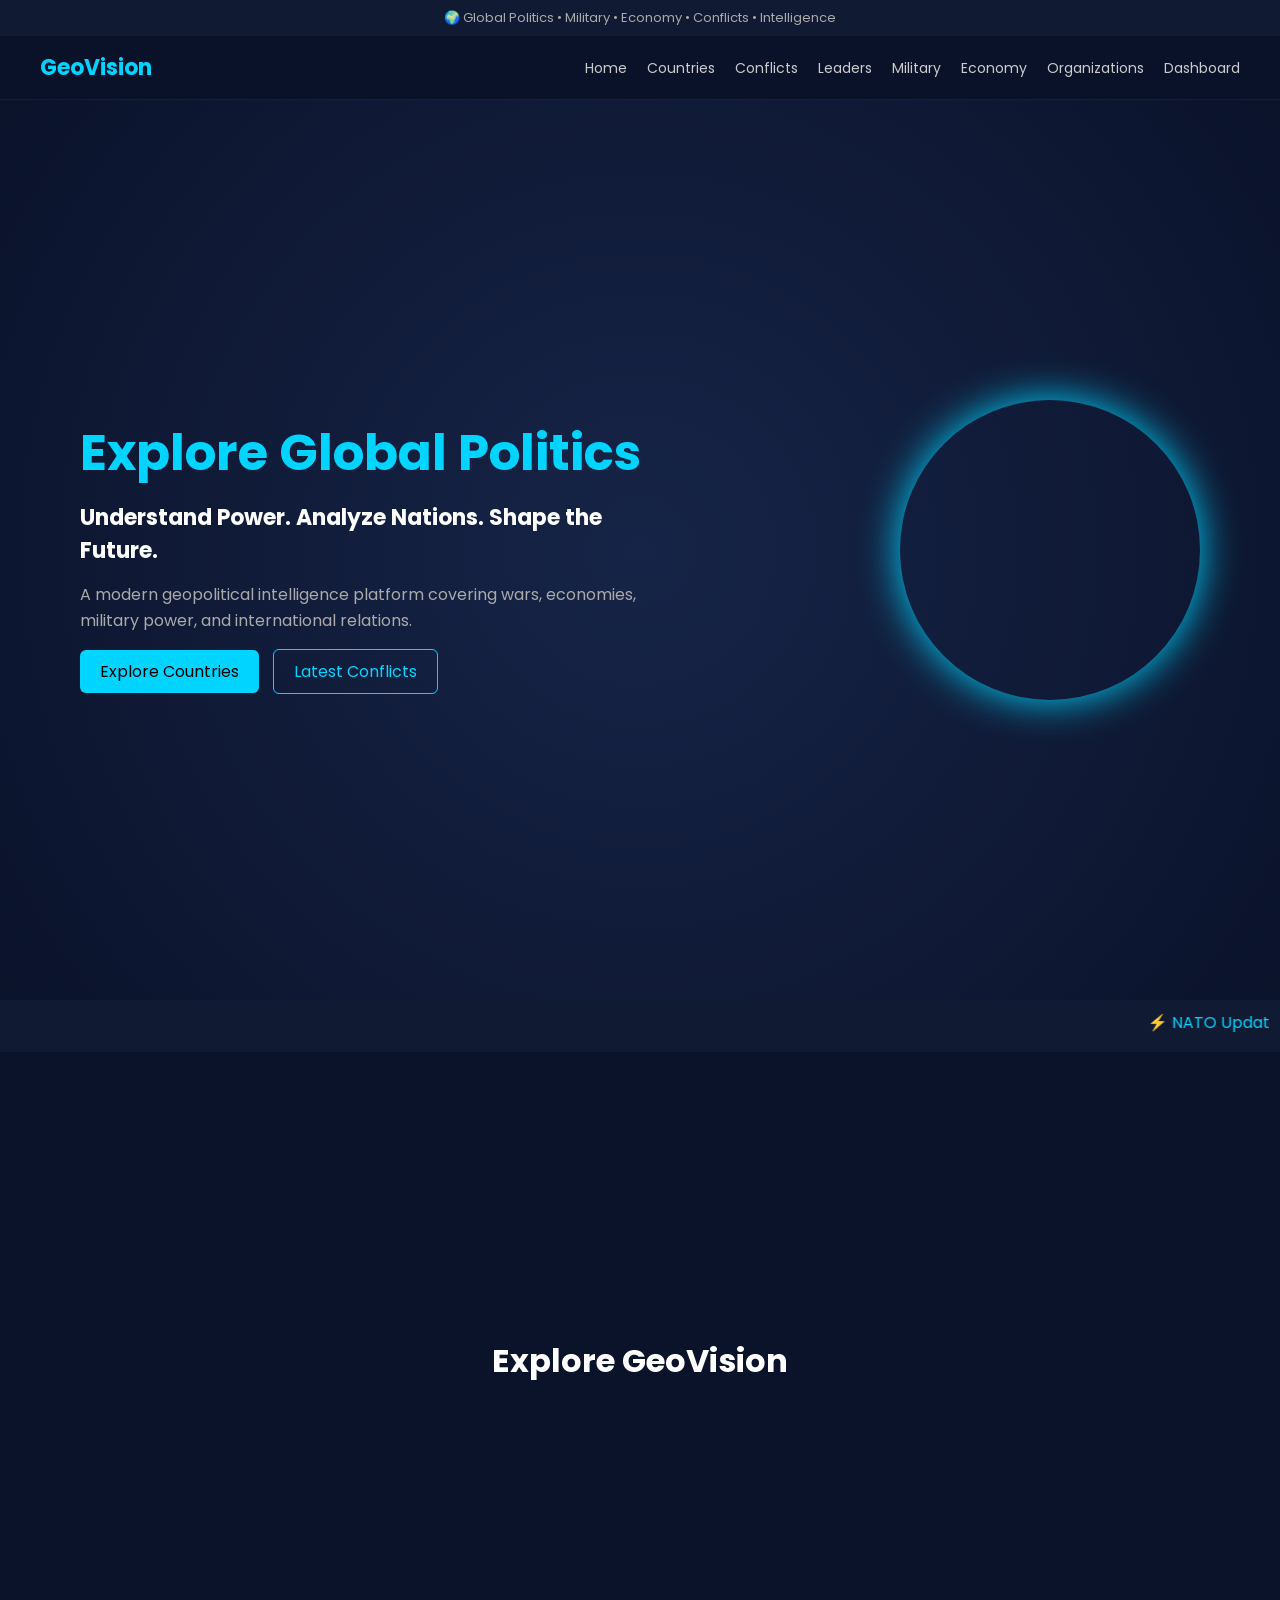
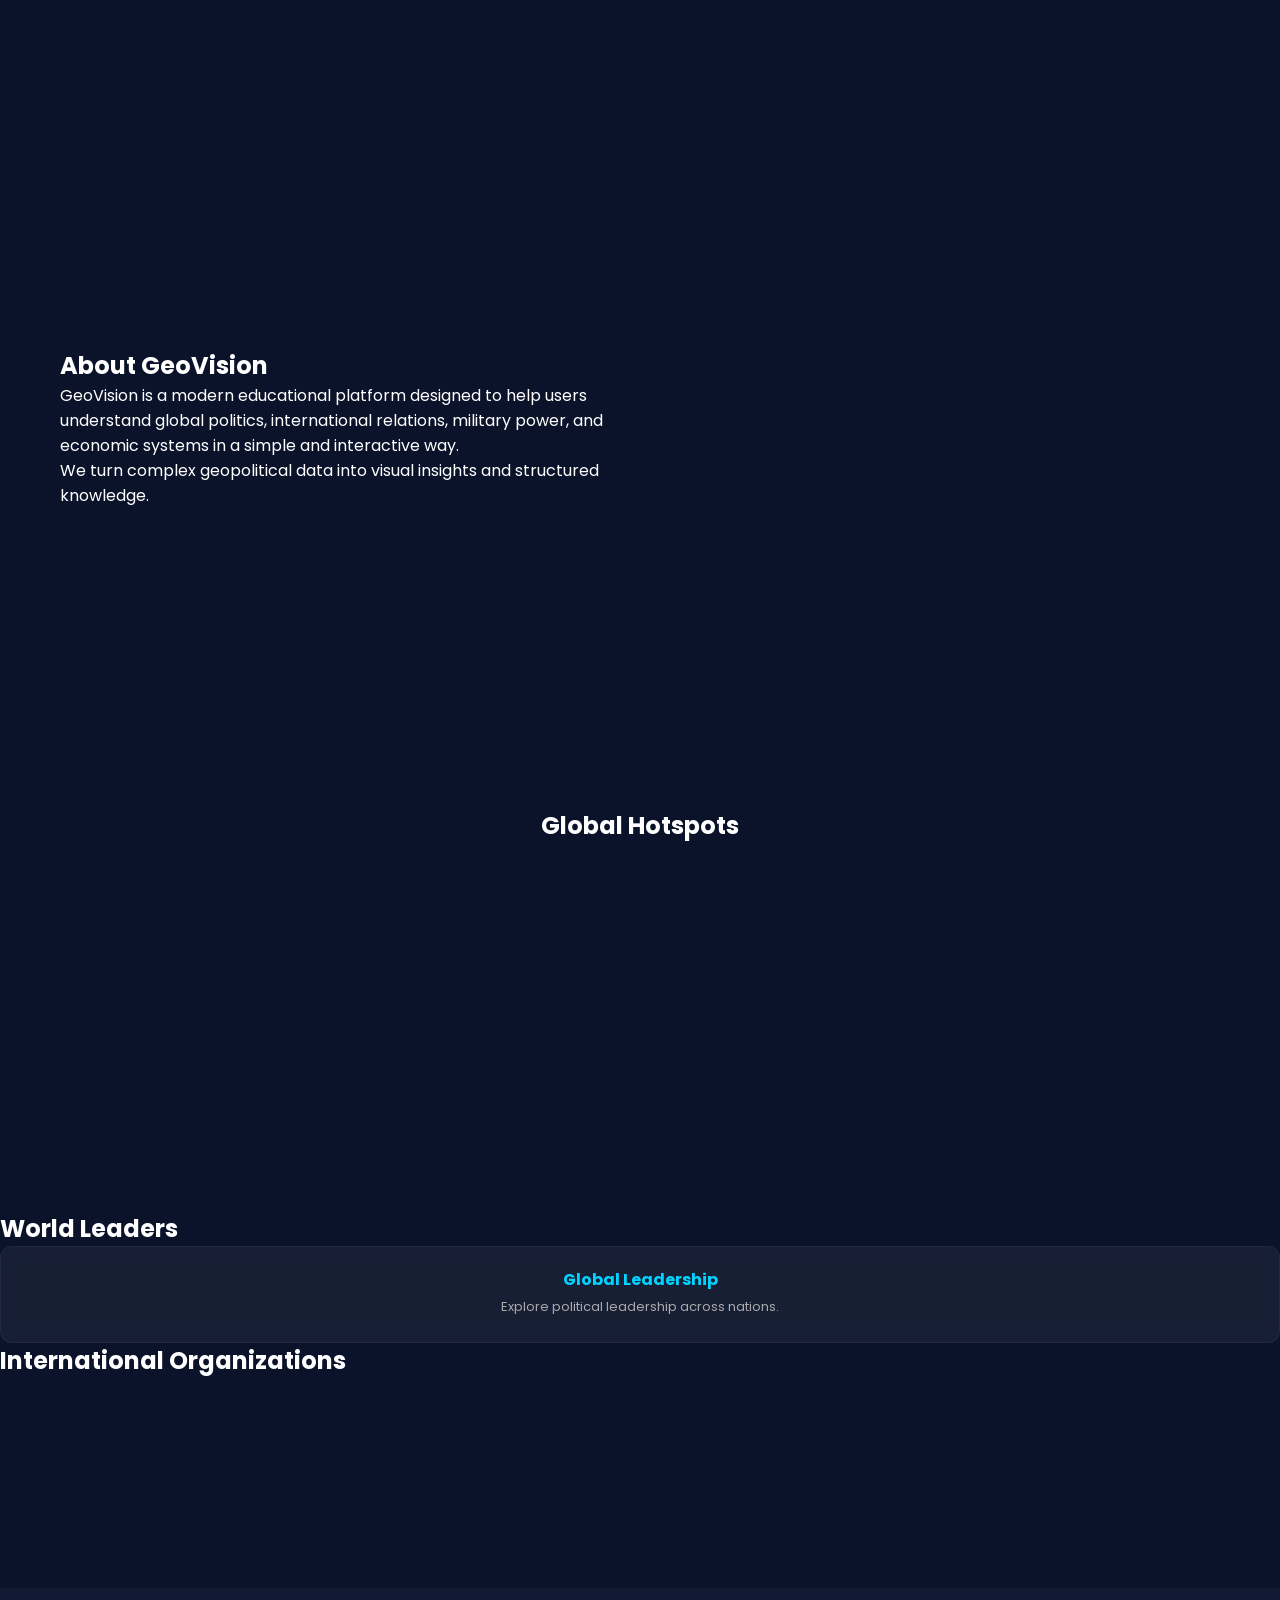
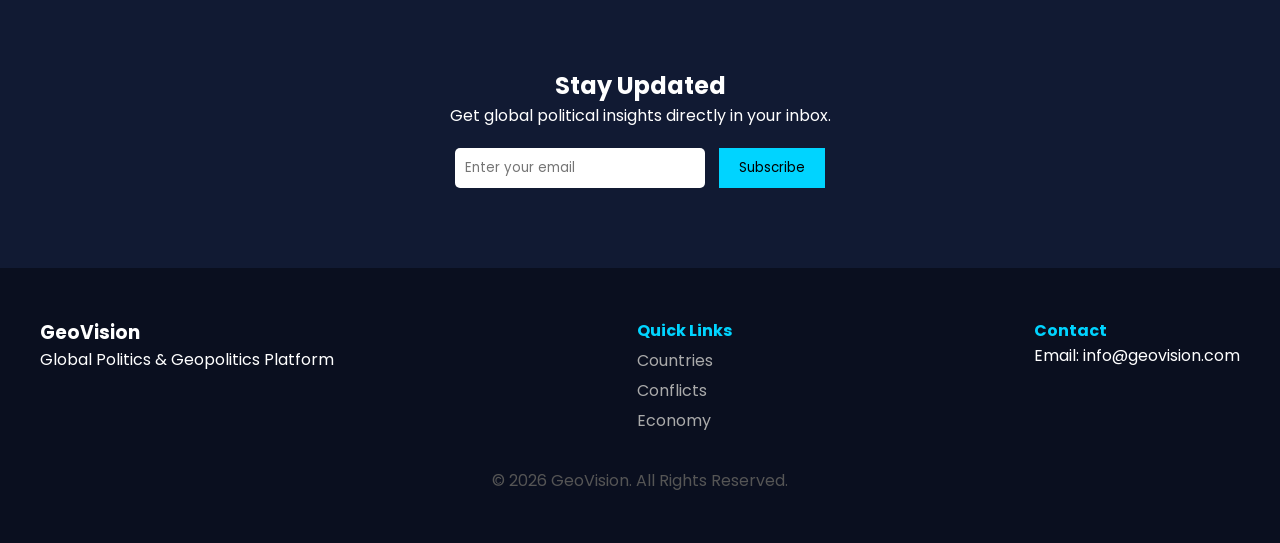
<file: Geo Vision/code files/index.html>
<!DOCTYPE html>
<html lang="en">

<head>
    <meta charset="UTF-8">
    <meta name="viewport" content="width=device-width, initial-scale=1.0">

    <title>GeoVision | Global Politics & Geopolitics Platform</title>

    <!-- Google Fonts -->
    <link href="https://fonts.googleapis.com/css2?family=Poppins:wght@300;400;600;700&display=swap" rel="stylesheet">

    <!-- Icons -->
    <link rel="stylesheet" href="https://cdnjs.cloudflare.com/ajax/libs/font-awesome/6.5.0/css/all.min.css">

    <!-- CSS -->
    <link rel="stylesheet" href="style.css">
</head>

<body>

<!-- ================= LOADER ================= -->
<div id="loader">
    <div class="spinner"></div>
    <h2>GeoVision</h2>
</div>

<!-- ================= TOP BAR ================= -->
<div class="top-bar">
    <p>🌍 Global Politics • Military • Economy • Conflicts • Intelligence</p>
</div>

<!-- ================= NAVBAR ================= -->
<header>
    <nav class="navbar">
        <div class="logo">GeoVision</div>

        <ul class="nav-links">
            <li><a href="index.html" class="active">Home</a></li>
            <li><a href="countries.html">Countries</a></li>
            <li><a href="conflicts.html">Conflicts</a></li>
            <li><a href="leaders.html">Leaders</a></li>
            <li><a href="military.html">Military</a></li>
            <li><a href="economy.html">Economy</a></li>
            <li><a href="organizations.html">Organizations</a></li>
            <li><a href="dashboard.html">Dashboard</a></li>
        </ul>

        <div class="menu-btn">
            <i class="fa fa-bars"></i>
        </div>
    </nav>
</header>

<!-- ================= HERO SECTION ================= -->
<section class="hero">

    <div class="hero-content">
        <h1>Explore Global Politics</h1>
        <h2>Understand Power. Analyze Nations. Shape the Future.</h2>

        <p>
            A modern geopolitical intelligence platform covering wars, economies,
            military power, and international relations.
        </p>

        <div class="hero-buttons">
            <a href="countries.html" class="btn primary">Explore Countries</a>
            <a href="conflicts.html" class="btn secondary">Latest Conflicts</a>
        </div>
    </div>

    <div class="hero-globe">
        <div class="globe"></div>
    </div>

</section>

<!-- ================= NEWS TICKER ================= -->
<section class="ticker">
    <marquee>
        ⚡ NATO Updates &nbsp;&nbsp; | &nbsp;&nbsp;
        ⚡ Middle East Developments &nbsp;&nbsp; | &nbsp;&nbsp;
        ⚡ Ukraine War Analysis &nbsp;&nbsp; | &nbsp;&nbsp;
        ⚡ Global Economy Shift &nbsp;&nbsp; | &nbsp;&nbsp;
        ⚡ Indo-Pacific Strategy &nbsp;&nbsp; | &nbsp;&nbsp;
        ⚡ Climate Diplomacy Talks
    </marquee>
</section>

<!-- ================= STATS ================= -->
<section class="stats">
    <div class="stat-box">
        <h2 class="counter" data-target="195">0</h2>
        <p>Countries</p>
    </div>

    <div class="stat-box">
        <h2 class="counter" data-target="500">0</h2>
        <p>Conflicts</p>
    </div>

    <div class="stat-box">
        <h2 class="counter" data-target="300">0</h2>
        <p>World Leaders</p>
    </div>

    <div class="stat-box">
        <h2 class="counter" data-target="180">0</h2>
        <p>Military Profiles</p>
    </div>

    <div class="stat-box">
        <h2 class="counter" data-target="10000">0</h2>
        <p>Articles</p>
    </div>
</section>

<!-- ================= FEATURES ================= -->
<section class="features">
    <h2>Explore GeoVision</h2>

    <div class="feature-grid">

        <div class="feature-card">
            <i class="fa fa-globe"></i>
            <h3>Countries</h3>
            <p>Detailed geopolitical profiles of every nation.</p>
        </div>

        <div class="feature-card">
            <i class="fa fa-shield-alt"></i>
            <h3>Conflicts</h3>
            <p>Live tracking of global wars and tensions.</p>
        </div>

        <div class="feature-card">
            <i class="fa fa-satellite"></i>
            <h3>Military</h3>
            <p>Defense power analysis and rankings.</p>
        </div>

        <div class="feature-card">
            <i class="fa fa-chart-line"></i>
            <h3>Economy</h3>
            <p>GDP, trade, inflation, and global markets.</p>
        </div>

        <div class="feature-card">
            <i class="fa fa-users"></i>
            <h3>Leaders</h3>
            <p>Profiles of world leaders and governments.</p>
        </div>

        <div class="feature-card">
            <i class="fa fa-building"></i>
            <h3>Organizations</h3>
            <p>UN, NATO, BRICS, EU and global alliances.</p>
        </div>

    </div>
</section>

<!-- ================= ABOUT ================= -->
<section class="about">
    <div class="about-text">
        <h2>About GeoVision</h2>

        <p>
            GeoVision is a modern educational platform designed to help users
            understand global politics, international relations, military power,
            and economic systems in a simple and interactive way.
        </p>

        <p>
            We turn complex geopolitical data into visual insights and structured knowledge.
        </p>
    </div>

    <div class="about-img">
        <div class="world-map"></div>
    </div>
</section>

<!-- ================= HOT CONFLICTS ================= -->
<section class="conflicts">
    <h2>Global Hotspots</h2>

    <div class="conflict-grid">

        <div class="conflict-card">
            <h3>Ukraine</h3>
            <p>Ongoing war in Eastern Europe.</p>
        </div>

        <div class="conflict-card">
            <h3>Middle East</h3>
            <p>Regional instability and tensions.</p>
        </div>

        <div class="conflict-card">
            <h3>South China Sea</h3>
            <p>Territorial disputes and naval power.</p>
        </div>

        <div class="conflict-card">
            <h3>Kashmir</h3>
            <p>Long-standing regional conflict.</p>
        </div>

    </div>
</section>

<!-- ================= LEADERS ================= -->
<section class="leaders">
    <h2>World Leaders</h2>

    <div class="leader-slider">

        <div class="leader-card">
            <h3>Global Leadership</h3>
            <p>Explore political leadership across nations.</p>
        </div>

    </div>
</section>

<!-- ================= ORGANIZATIONS ================= -->
<section class="orgs">
    <h2>International Organizations</h2>

    <div class="org-grid">
        <div>UN</div>
        <div>NATO</div>
        <div>BRICS</div>
        <div>G20</div>
        <div>EU</div>
        <div>ASEAN</div>
    </div>
</section>

<!-- ================= NEWSLETTER ================= -->
<section class="newsletter">
    <h2>Stay Updated</h2>
    <p>Get global political insights directly in your inbox.</p>

    <form>
        <input type="email" placeholder="Enter your email">
        <button type="submit">Subscribe</button>
    </form>
</section>

<!-- ================= FOOTER ================= -->
<footer>
    <div class="footer-content">
        <div>
            <h3>GeoVision</h3>
            <p>Global Politics & Geopolitics Platform</p>
        </div>

        <div>
            <h4>Quick Links</h4>
            <a href="#">Countries</a>
            <a href="#">Conflicts</a>
            <a href="#">Economy</a>
        </div>

        <div>
            <h4>Contact</h4>
            <p>Email: info@geovision.com</p>
        </div>
    </div>

    <div class="footer-bottom">
        <p>© 2026 GeoVision. All Rights Reserved.</p>
    </div>
</footer>

<!-- ================= JS ================= -->
<script src="main.js"></script>

</body>
</html>
</file>
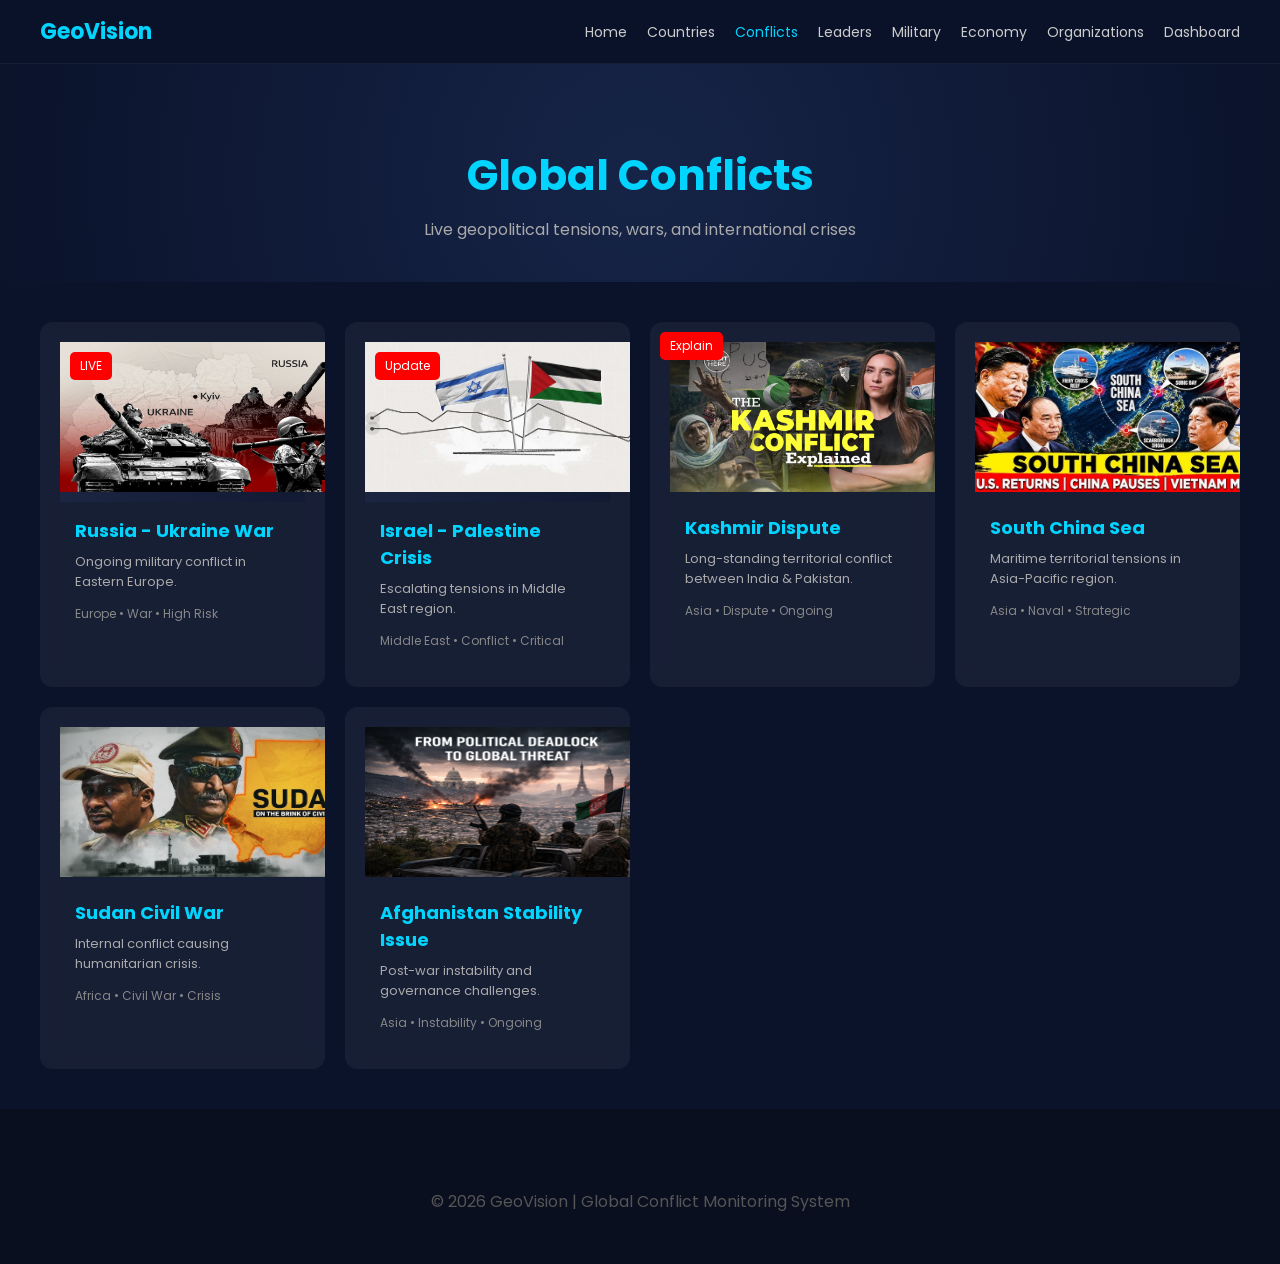
<file: Geo Vision/code files/conflicts.html>
<!DOCTYPE html>
<html lang="en">

<head>
    <meta charset="UTF-8">
    <meta name="viewport" content="width=device-width, initial-scale=1.0">
    <title>GeoVision | Global Conflicts</title>

    <link href="https://fonts.googleapis.com/css2?family=Poppins:wght@300;400;600;700&display=swap" rel="stylesheet">

    <link rel="stylesheet" href="https://cdnjs.cloudflare.com/ajax/libs/font-awesome/6.5.0/css/all.min.css">

    <link rel="stylesheet" href="style.css">
</head>

<body>

<!-- ================= NAVBAR ================= -->
<header>
    <nav class="navbar">
        <div class="logo">GeoVision</div>

        <ul class="nav-links">
            <li><a href="index.html">Home</a></li>
            <li><a href="countries.html">Countries</a></li>
            <li><a href="conflicts.html" class="active">Conflicts</a></li>
            <li><a href="leaders.html">Leaders</a></li>
            <li><a href="military.html">Military</a></li>
            <li><a href="economy.html">Economy</a></li>
            <li><a href="organizations.html">Organizations</a></li>
            <li><a href="dashboard.html">Dashboard</a></li>
        </ul>

        <div class="menu-btn">
            <i class="fa fa-bars"></i>
        </div>
    </nav>
</header>

<!-- ================= HERO ================= -->
<section class="conflict-hero">
    <h1>Global Conflicts</h1>
    <p>Live geopolitical tensions, wars, and international crises</p>
</section>

<!-- ================= NEWS GRID ================= -->
<section class="conflict-grid">

    <!-- CARD 1 -->
    <div class="conflict-card">
        <div class="thumbnail">
            <img src="russia.png" width="300" height="150" alt="">
            <div class="badge">LIVE</div>
        </div>
        <div class="conflict-content">
            <h3>Russia - Ukraine War</h3>
            <p>Ongoing military conflict in Eastern Europe.</p>
            <span>Europe • War • High Risk</span>
        </div>
    </div>

    <!-- CARD 2 -->
    <div class="conflict-card">
        <div class="thumbnail">
            <img src="Palestine.png" width="300" height="150" alt="">
            <div class="badge">Update</div>
        </div>
        <div class="conflict-content">
            <h3>Israel - Palestine Crisis</h3>
            <p>Escalating tensions in Middle East region.</p>
            <span>Middle East • Conflict • Critical</span>
        </div>
    </div>

    <!-- CARD 3 -->
    <div class="conflict-card">
        
        <img src="kashmir.png" width="300" height="150" alt="">
        <div class="badge">Explain</div>
        <div class="conflict-content">
            <h3>Kashmir Dispute</h3>
            <p>Long-standing territorial conflict between India & Pakistan.</p>
            <span>Asia • Dispute • Ongoing</span>
        </div>
    </div>

    <!-- CARD 4 -->
    <div class="conflict-card">
        <img src="southchina.png" width="300" height="150" alt="">
        <div class="conflict-content">
            <h3>South China Sea</h3>
            <p>Maritime territorial tensions in Asia-Pacific region.</p>
            <span>Asia • Naval • Strategic</span>
        </div>
    </div>

    <!-- CARD 5 -->
    <div class="conflict-card">
        
        <img src="sudan.png" width="300" height="150" alt="">
        <div class="conflict-content">
            <h3>Sudan Civil War</h3>
            <p>Internal conflict causing humanitarian crisis.</p>
            <span>Africa • Civil War • Crisis</span>
        </div>
    </div>

    <!-- CARD 6 -->
    <div class="conflict-card">
        
        <img src="afghanistan.png" width="300" height="150" alt="">
        <div class="conflict-content">
            <h3>Afghanistan Stability Issue</h3>
            <p>Post-war instability and governance challenges.</p>
            <span>Asia • Instability • Ongoing</span>
        </div>
    </div>

</section>

<!-- ================= FOOTER ================= -->
<footer>
    <div class="footer-bottom">
        <p>© 2026 GeoVision | Global Conflict Monitoring System</p>
    </div>
</footer>

</body>
</html>
</file>
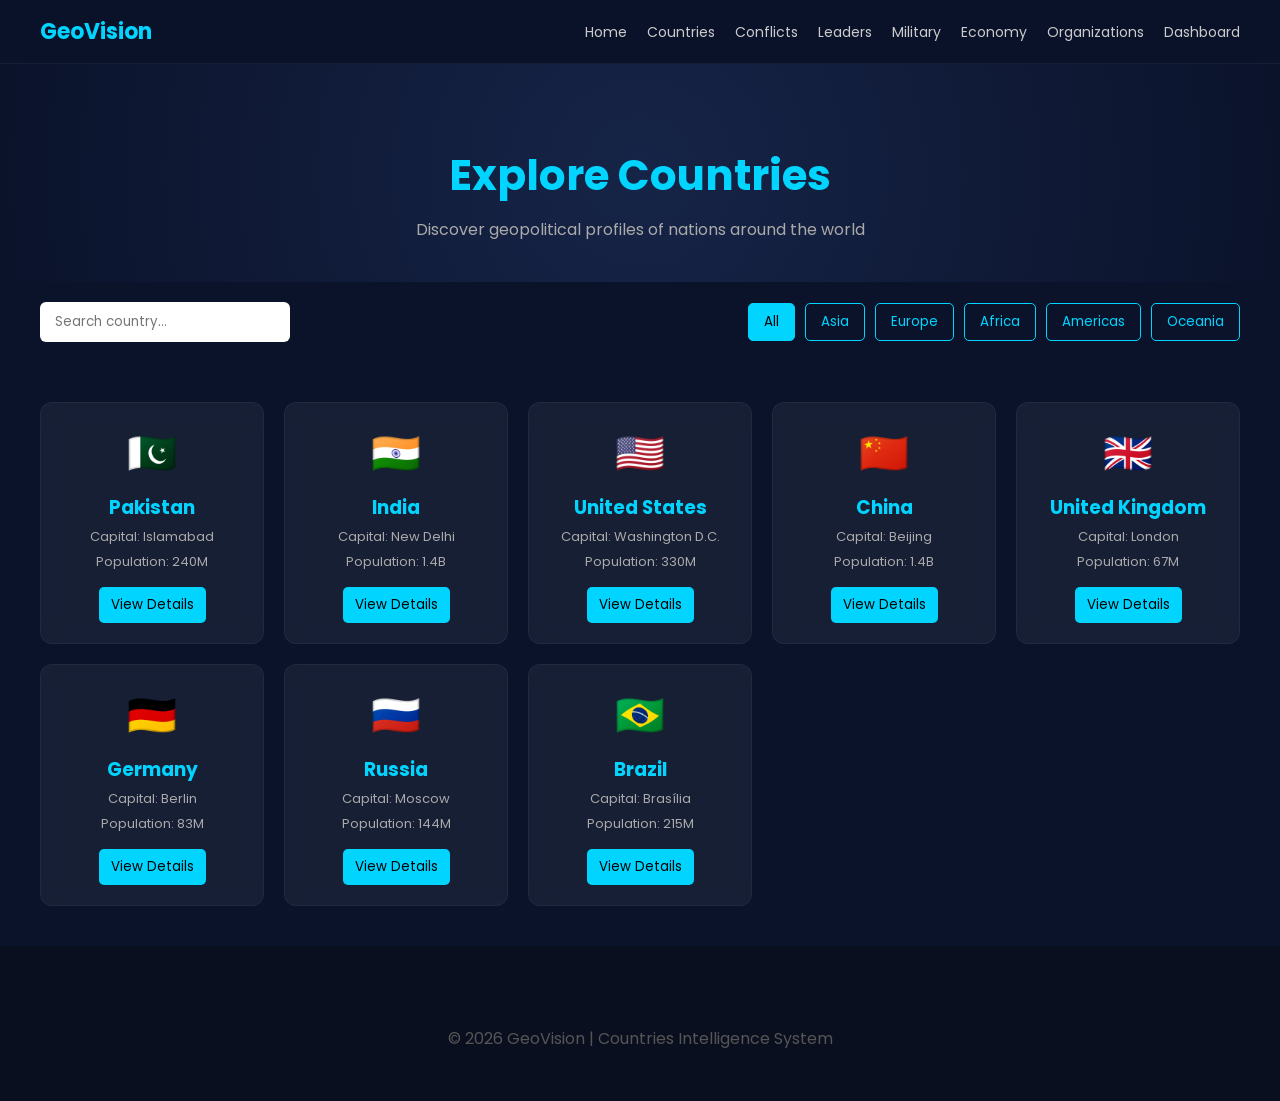
<file: Geo Vision/code files/countries.html>
<!DOCTYPE html>
<html lang="en">

<head>
    <meta charset="UTF-8">
    <meta name="viewport" content="width=device-width, initial-scale=1.0">

    <title>GeoVision | Countries</title>

    <!-- Fonts -->
    <link href="https://fonts.googleapis.com/css2?family=Poppins:wght@300;400;600;700&display=swap" rel="stylesheet">

    <!-- Icons -->
    <link rel="stylesheet" href="https://cdnjs.cloudflare.com/ajax/libs/font-awesome/6.5.0/css/all.min.css">

    <!-- CSS -->
    <link rel="stylesheet" href="style.css">
</head>

<body>

<!-- ================= NAVBAR ================= -->
<header>
    <nav class="navbar">
        <div class="logo">GeoVision</div>

        <ul class="nav-links">
            <li><a href="index.html">Home</a></li>
            <li><a href="countries.html" class="active">Countries</a></li>
            <li><a href="conflicts.html">Conflicts</a></li>
            <li><a href="leaders.html">Leaders</a></li>
            <li><a href="military.html">Military</a></li>
            <li><a href="economy.html">Economy</a></li>
            <li><a href="organizations.html">Organizations</a></li>
            <li><a href="dashboard.html">Dashboard</a></li>
        </ul>

        <div class="menu-btn">
            <i class="fa fa-bars"></i>
        </div>
    </nav>
</header>

<!-- ================= HERO ================= -->
<section class="page-hero">
    <h1>Explore Countries</h1>
    <p>Discover geopolitical profiles of nations around the world</p>
</section>

<!-- ================= SEARCH + FILTER ================= -->
<section class="controls">

    <input type="text" id="searchInput" placeholder="Search country...">

    <div class="filters">
        <button class="filter-btn active" data-region="all">All</button>
        <button class="filter-btn" data-region="asia">Asia</button>
        <button class="filter-btn" data-region="europe">Europe</button>
        <button class="filter-btn" data-region="africa">Africa</button>
        <button class="filter-btn" data-region="americas">Americas</button>
        <button class="filter-btn" data-region="oceania">Oceania</button>
    </div>

</section>

<!-- ================= COUNTRIES GRID ================= -->
<section class="countries">

    <div class="country-grid">

        <!-- Pakistan -->
        <div class="country-card" data-region="asia">
            <div class="flag">🇵🇰</div>
            <h3>Pakistan</h3>
            <p>Capital: Islamabad</p>
            <p>Population: 240M</p>
            <a href="pakistan.html">
            <button>View Details</button> </a>
        </div>

        <!-- India -->
        <div class="country-card" data-region="asia">
            <div class="flag">🇮🇳</div>
            <h3>India</h3>
            <p>Capital: New Delhi</p>
            <p>Population: 1.4B</p>
            <a href="india.html"><button>View Details</button> </a>
        </div>

        <!-- USA -->
        <div class="country-card" data-region="americas">
            <div class="flag">🇺🇸</div>
            <h3>United States</h3>
            <p>Capital: Washington D.C.</p>
            <p>Population: 330M</p>
            <button>View Details</button>
        </div>

        <!-- China -->
        <div class="country-card" data-region="asia">
            <div class="flag">🇨🇳</div>
            <h3>China</h3>
            <p>Capital: Beijing</p>
            <p>Population: 1.4B</p>
            <button>View Details</button>
        </div>

        <!-- UK -->
        <div class="country-card" data-region="europe">
            <div class="flag">🇬🇧</div>
            <h3>United Kingdom</h3>
            <p>Capital: London</p>
            <p>Population: 67M</p>
            <button>View Details</button>
        </div>

        <!-- Germany -->
        <div class="country-card" data-region="europe">
            <div class="flag">🇩🇪</div>
            <h3>Germany</h3>
            <p>Capital: Berlin</p>
            <p>Population: 83M</p>
            <button>View Details</button>
        </div>

        <!-- Russia -->
        <div class="country-card" data-region="europe">
            <div class="flag">🇷🇺</div>
            <h3>Russia</h3>
            <p>Capital: Moscow</p>
            <p>Population: 144M</p>
            <button>View Details</button>
        </div>

        <!-- Brazil -->
        <div class="country-card" data-region="americas">
            <div class="flag">🇧🇷</div>
            <h3>Brazil</h3>
            <p>Capital: Brasília</p>
            <p>Population: 215M</p>
            <button>View Details</button>
        </div>

    </div>

</section>

<!-- ================= FOOTER ================= -->
<footer>
    <div class="footer-bottom">
        <p>© 2026 GeoVision | Countries Intelligence System</p>
    </div>
</footer>

<!-- ================= JS ================= -->
<script src="main.js"></script>

<!-- ================= PAGE SCRIPT ================= -->
<script>
/* ===== SEARCH FUNCTION ===== */
const searchInput = document.getElementById("searchInput");
const cards = document.querySelectorAll(".country-card");

searchInput.addEventListener("input", function () {
    const value = this.value.toLowerCase();

    cards.forEach(card => {
        const name = card.querySelector("h3").innerText.toLowerCase();

        if (name.includes(value)) {
            card.style.display = "block";
        } else {
            card.style.display = "none";
        }
    });
});

/* ===== FILTER FUNCTION ===== */
const filterBtns = document.querySelectorAll(".filter-btn");

filterBtns.forEach(btn => {
    btn.addEventListener("click", () => {

        filterBtns.forEach(b => b.classList.remove("active"));
        btn.classList.add("active");

        const region = btn.getAttribute("data-region");

        cards.forEach(card => {
            if (region === "all" || card.dataset.region === region) {
                card.style.display = "block";
            } else {
                card.style.display = "none";
            }
        });

    });
});
</script>

</body>
</html>
</file>
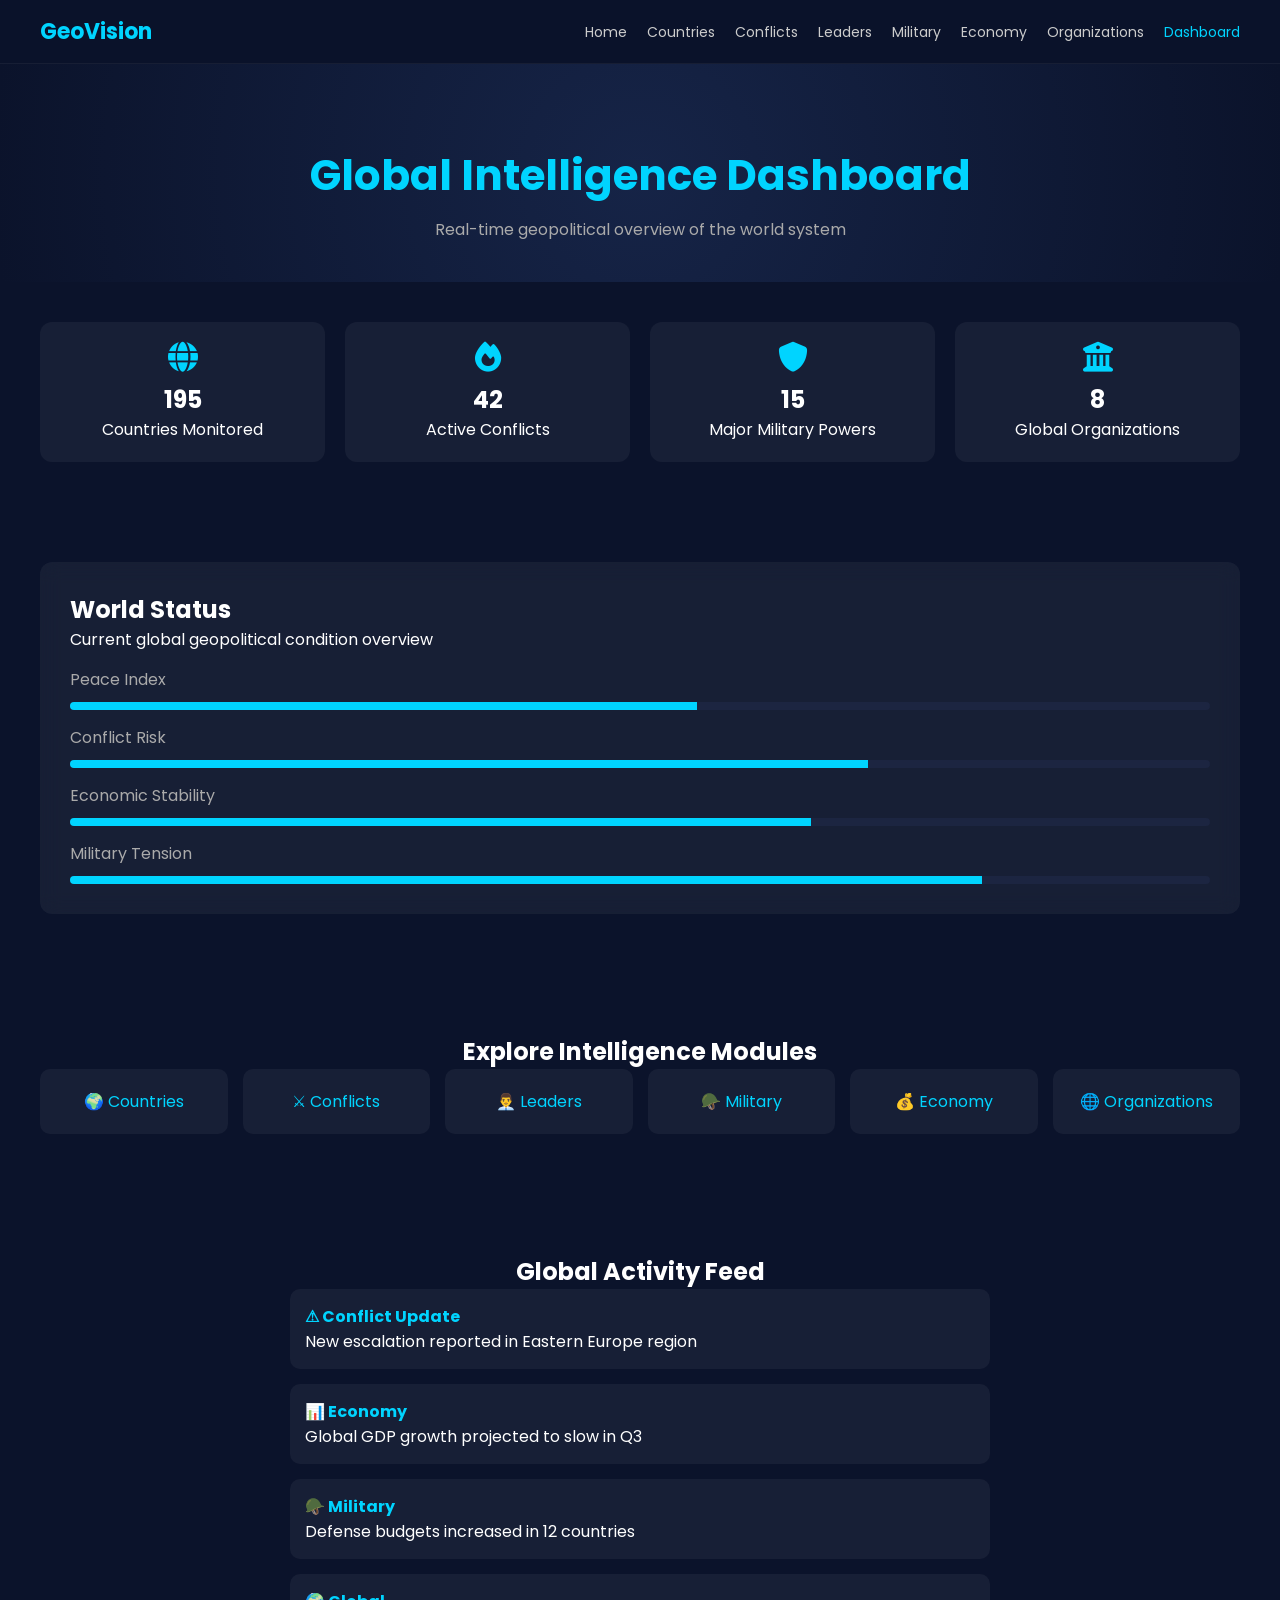
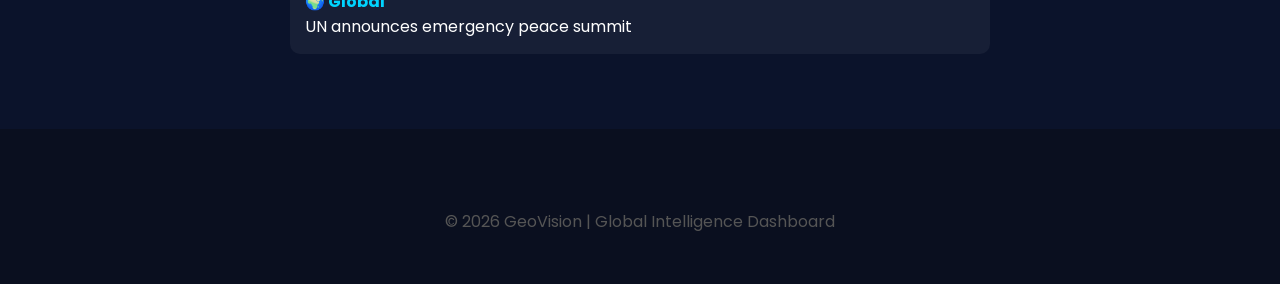
<file: Geo Vision/code files/dashboard.html>
<!DOCTYPE html>
<html lang="en">

<head>
    <meta charset="UTF-8">
    <meta name="viewport" content="width=device-width, initial-scale=1.0">
    <title>GeoVision | Global Dashboard</title>

    <link href="https://fonts.googleapis.com/css2?family=Poppins:wght@300;600;700&display=swap" rel="stylesheet">

    <link rel="stylesheet" href="https://cdnjs.cloudflare.com/ajax/libs/font-awesome/6.5.0/css/all.min.css">

    <link rel="stylesheet" href="style.css">
</head>

<body>

<!-- ================= NAVBAR ================= -->
<header>
    <nav class="navbar">
        <div class="logo">GeoVision</div>

        <ul class="nav-links">
            <li><a href="index.html">Home</a></li>
            <li><a href="countries.html">Countries</a></li>
            <li><a href="conflicts.html">Conflicts</a></li>
            <li><a href="leaders.html">Leaders</a></li>
            <li><a href="military.html">Military</a></li>
            <li><a href="economy.html">Economy</a></li>
            <li><a href="organizations.html">Organizations</a></li>
            <li><a href="dashboard.html" class="active">Dashboard</a></li>
        </ul>

        <div class="menu-btn">
            <i class="fa fa-bars"></i>
        </div>
    </nav>
</header>

<!-- ================= HERO ================= -->
<section class="dash-hero">
    <h1>Global Intelligence Dashboard</h1>
    <p>Real-time geopolitical overview of the world system</p>
</section>

<!-- ================= STATS OVERVIEW ================= -->
<section class="dash-stats">

    <div class="stat-card">
        <i class="fa fa-globe"></i>
        <h2>195</h2>
        <p>Countries Monitored</p>
    </div>

    <div class="stat-card">
        <i class="fa fa-fire"></i>
        <h2>42</h2>
        <p>Active Conflicts</p>
    </div>

    <div class="stat-card">
        <i class="fa fa-shield"></i>
        <h2>15</h2>
        <p>Major Military Powers</p>
    </div>

    <div class="stat-card">
        <i class="fa fa-bank"></i>
        <h2>8</h2>
        <p>Global Organizations</p>
    </div>

</section>

<!-- ================= GLOBAL STATUS ================= -->
<section class="global-status">

    <div class="status-box">
        <h2>World Status</h2>
        <p>Current global geopolitical condition overview</p>

        <div class="status-item">
            <span>Peace Index</span>
            <div class="bar"><span style="width: 55%"></span></div>
        </div>

        <div class="status-item">
            <span>Conflict Risk</span>
            <div class="bar"><span style="width: 70%"></span></div>
        </div>

        <div class="status-item">
            <span>Economic Stability</span>
            <div class="bar"><span style="width: 65%"></span></div>
        </div>

        <div class="status-item">
            <span>Military Tension</span>
            <div class="bar"><span style="width: 80%"></span></div>
        </div>

    </div>

</section>

<!-- ================= QUICK NAV ================= -->
<section class="quick-nav">

    <h2>Explore Intelligence Modules</h2>

    <div class="nav-grid">

        <a href="countries.html" class="nav-card">🌍 Countries</a>
        <a href="conflicts.html" class="nav-card">⚔ Conflicts</a>
        <a href="leaders.html" class="nav-card">👨‍💼 Leaders</a>
        <a href="military.html" class="nav-card">🪖 Military</a>
        <a href="economy.html" class="nav-card">💰 Economy</a>
        <a href="organizations.html" class="nav-card">🌐 Organizations</a>

    </div>

</section>

<!-- ================= ACTIVITY FEED ================= -->
<section class="activity">

    <h2>Global Activity Feed</h2>

    <div class="feed">

        <div class="feed-item">
            <span>⚠ Conflict Update</span>
            <p>New escalation reported in Eastern Europe region</p>
        </div>

        <div class="feed-item">
            <span>📊 Economy</span>
            <p>Global GDP growth projected to slow in Q3</p>
        </div>

        <div class="feed-item">
            <span>🪖 Military</span>
            <p>Defense budgets increased in 12 countries</p>
        </div>

        <div class="feed-item">
            <span>🌍 Global</span>
            <p>UN announces emergency peace summit</p>
        </div>

    </div>

</section>

<!-- ================= FOOTER ================= -->
<footer>
    <div class="footer-bottom">
        <p>© 2026 GeoVision | Global Intelligence Dashboard</p>
    </div>
</footer>

</body>
</html>
</file>
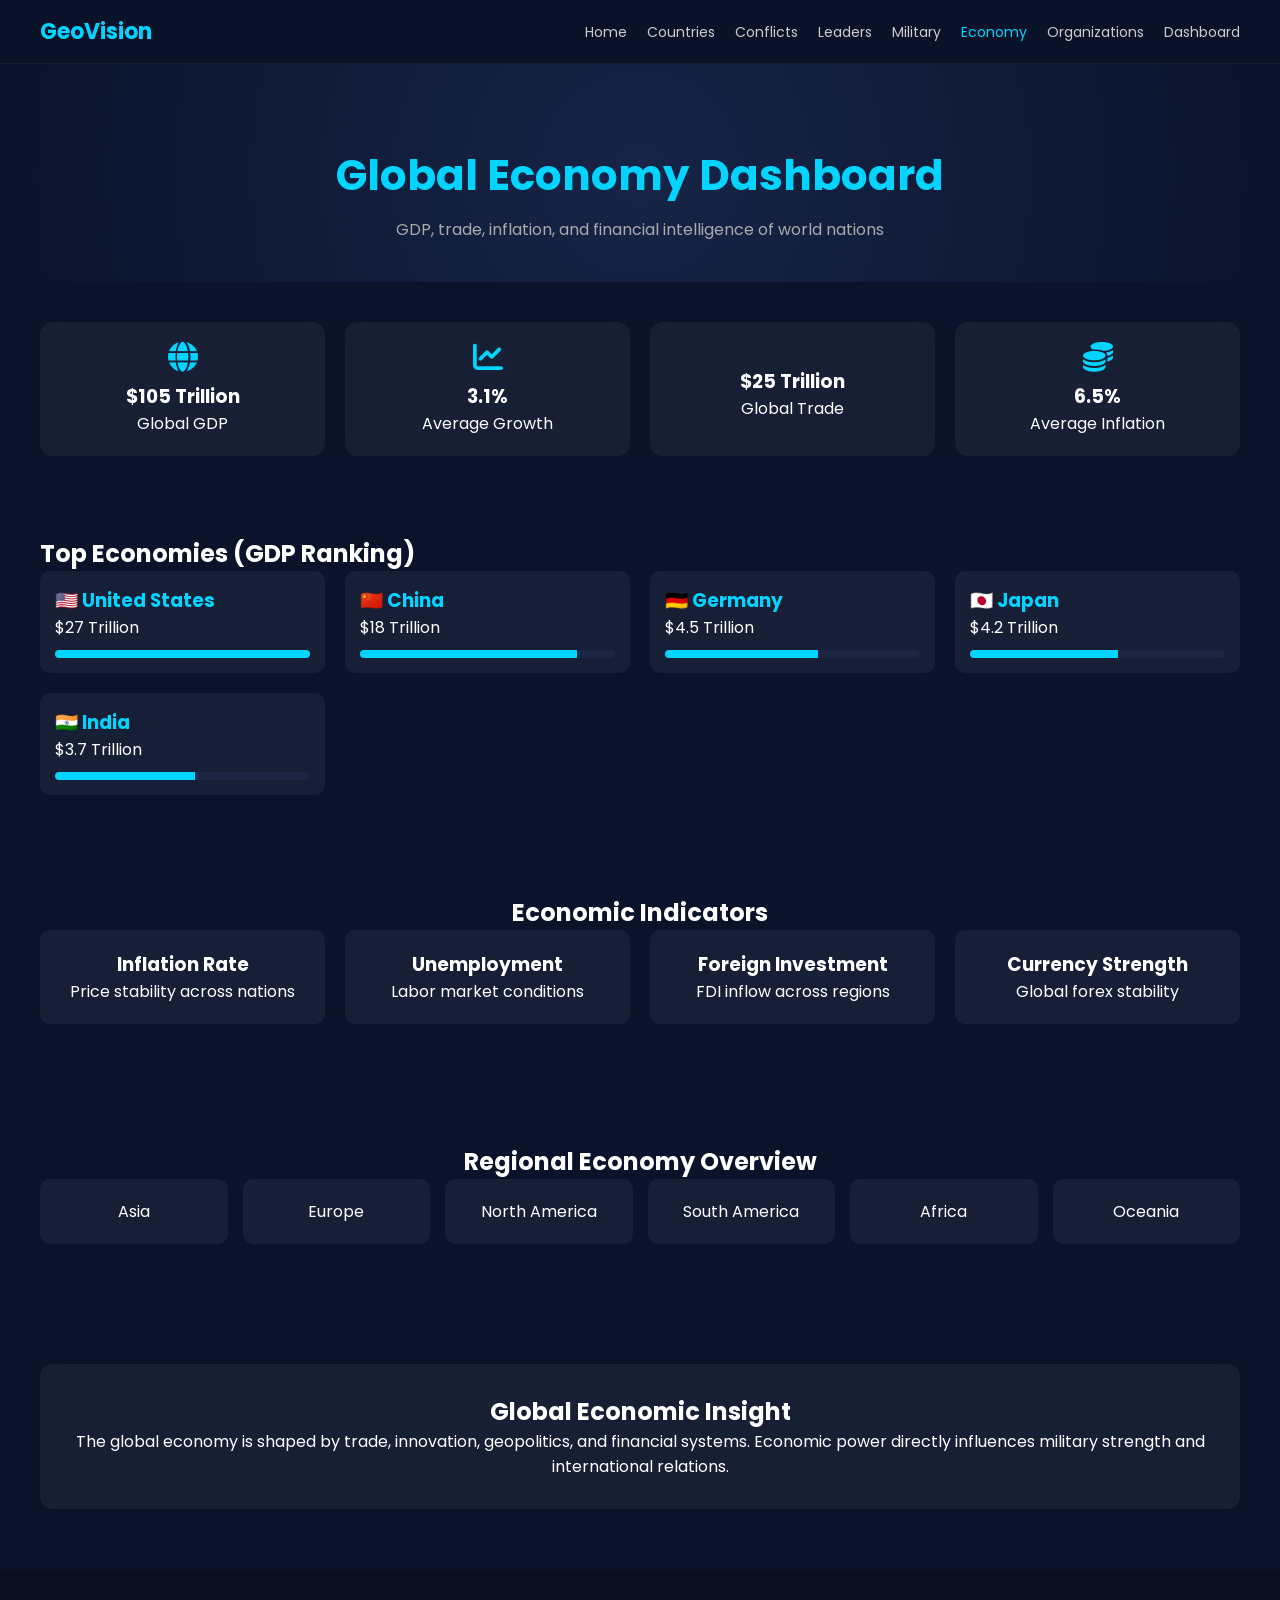
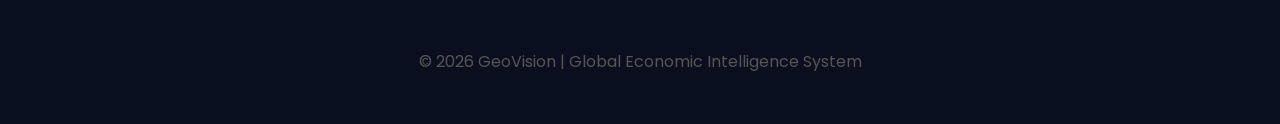
<file: Geo Vision/code files/economy.html>
<!DOCTYPE html>
<html lang="en">

<head>
    <meta charset="UTF-8">
    <meta name="viewport" content="width=device-width, initial-scale=1.0">
    <title>GeoVision | Global Economy</title>

    <link href="https://fonts.googleapis.com/css2?family=Poppins:wght@300;400;600;700&display=swap" rel="stylesheet">

    <link rel="stylesheet" href="https://cdnjs.cloudflare.com/ajax/libs/font-awesome/6.5.0/css/all.min.css">

    <link rel="stylesheet" href="style.css">
</head>

<body>

<!-- ================= NAVBAR ================= -->
<header>
    <nav class="navbar">
        <div class="logo">GeoVision</div>

        <ul class="nav-links">
            <li><a href="index.html">Home</a></li>
            <li><a href="countries.html">Countries</a></li>
            <li><a href="conflicts.html">Conflicts</a></li>
            <li><a href="leaders.html">Leaders</a></li>
            <li><a href="military.html">Military</a></li>
            <li><a href="economy.html" class="active">Economy</a></li>
            <li><a href="organizations.html">Organizations</a></li>
            <li><a href="dashboard.html">Dashboard</a></li>
        </ul>

        <div class="menu-btn">
            <i class="fa fa-bars"></i>
        </div>
    </nav>
</header>

<!-- ================= HERO ================= -->
<section class="economy-hero">
    <h1>Global Economy Dashboard</h1>
    <p>GDP, trade, inflation, and financial intelligence of world nations</p>
</section>

<!-- ================= KPI CARDS ================= -->
<section class="economy-kpi">

    <div class="kpi-card">
        <i class="fa fa-globe"></i>
        <h3>$105 Trillion</h3>
        <p>Global GDP</p>
    </div>

    <div class="kpi-card">
        <i class="fa fa-chart-line"></i>
        <h3>3.1%</h3>
        <p>Average Growth</p>
    </div>

    <div class="kpi-card">
        <i class="fa fa-trade"></i>
        <h3>$25 Trillion</h3>
        <p>Global Trade</p>
    </div>

    <div class="kpi-card">
        <i class="fa fa-coins"></i>
        <h3>6.5%</h3>
        <p>Average Inflation</p>
    </div>

</section>

<!-- ================= GDP RANKING ================= -->
<section class="gdp-section">

    <h2>Top Economies (GDP Ranking)</h2>

    <div class="gdp-grid">

        <div class="gdp-card">
            <h3>🇺🇸 United States</h3>
            <p>$27 Trillion</p>
            <div class="bar"><span style="width: 100%"></span></div>
        </div>

        <div class="gdp-card">
            <h3>🇨🇳 China</h3>
            <p>$18 Trillion</p>
            <div class="bar"><span style="width: 85%"></span></div>
        </div>

        <div class="gdp-card">
            <h3>🇩🇪 Germany</h3>
            <p>$4.5 Trillion</p>
            <div class="bar"><span style="width: 60%"></span></div>
        </div>

        <div class="gdp-card">
            <h3>🇯🇵 Japan</h3>
            <p>$4.2 Trillion</p>
            <div class="bar"><span style="width: 58%"></span></div>
        </div>

        <div class="gdp-card">
            <h3>🇮🇳 India</h3>
            <p>$3.7 Trillion</p>
            <div class="bar"><span style="width: 55%"></span></div>
        </div>

    </div>

</section>

<!-- ================= ECONOMIC INDICATORS ================= -->
<section class="indicators">

    <h2>Economic Indicators</h2>

    <div class="indicator-grid">

        <div class="indicator-card">
            <h3>Inflation Rate</h3>
            <p>Price stability across nations</p>
        </div>

        <div class="indicator-card">
            <h3>Unemployment</h3>
            <p>Labor market conditions</p>
        </div>

        <div class="indicator-card">
            <h3>Foreign Investment</h3>
            <p>FDI inflow across regions</p>
        </div>

        <div class="indicator-card">
            <h3>Currency Strength</h3>
            <p>Global forex stability</p>
        </div>

    </div>

</section>

<!-- ================= REGIONAL ECONOMY ================= -->
<section class="regions">

    <h2>Regional Economy Overview</h2>

    <div class="region-grid">

        <div class="region-card">Asia</div>
        <div class="region-card">Europe</div>
        <div class="region-card">North America</div>
        <div class="region-card">South America</div>
        <div class="region-card">Africa</div>
        <div class="region-card">Oceania</div>

    </div>

</section>

<!-- ================= INSIGHT ================= -->
<section class="eco-insight">

    <div class="insight-box">
        <h2>Global Economic Insight</h2>
        <p>
            The global economy is shaped by trade, innovation, geopolitics, and financial systems.
            Economic power directly influences military strength and international relations.
        </p>
    </div>

</section>

<!-- ================= FOOTER ================= -->
<footer>
    <div class="footer-bottom">
        <p>© 2026 GeoVision | Global Economic Intelligence System</p>
    </div>
</footer>

</body>
</html>
</file>
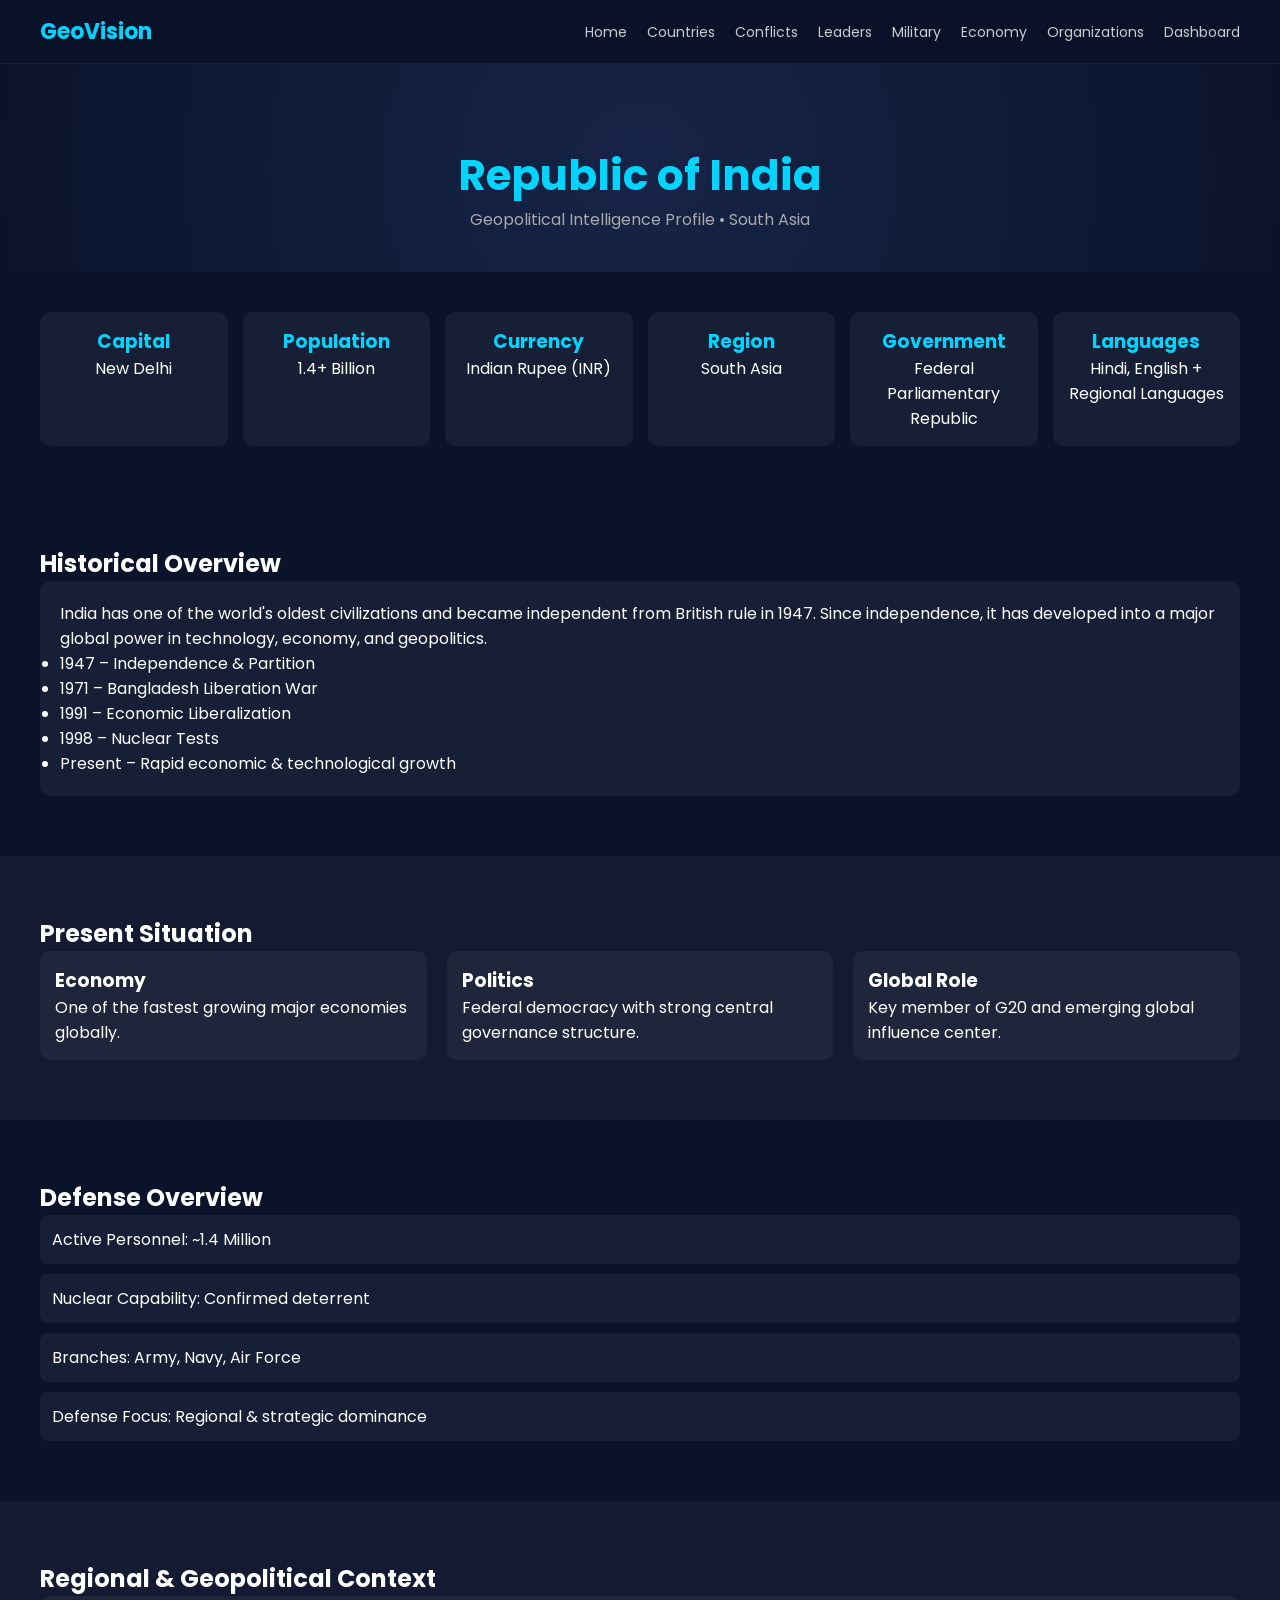
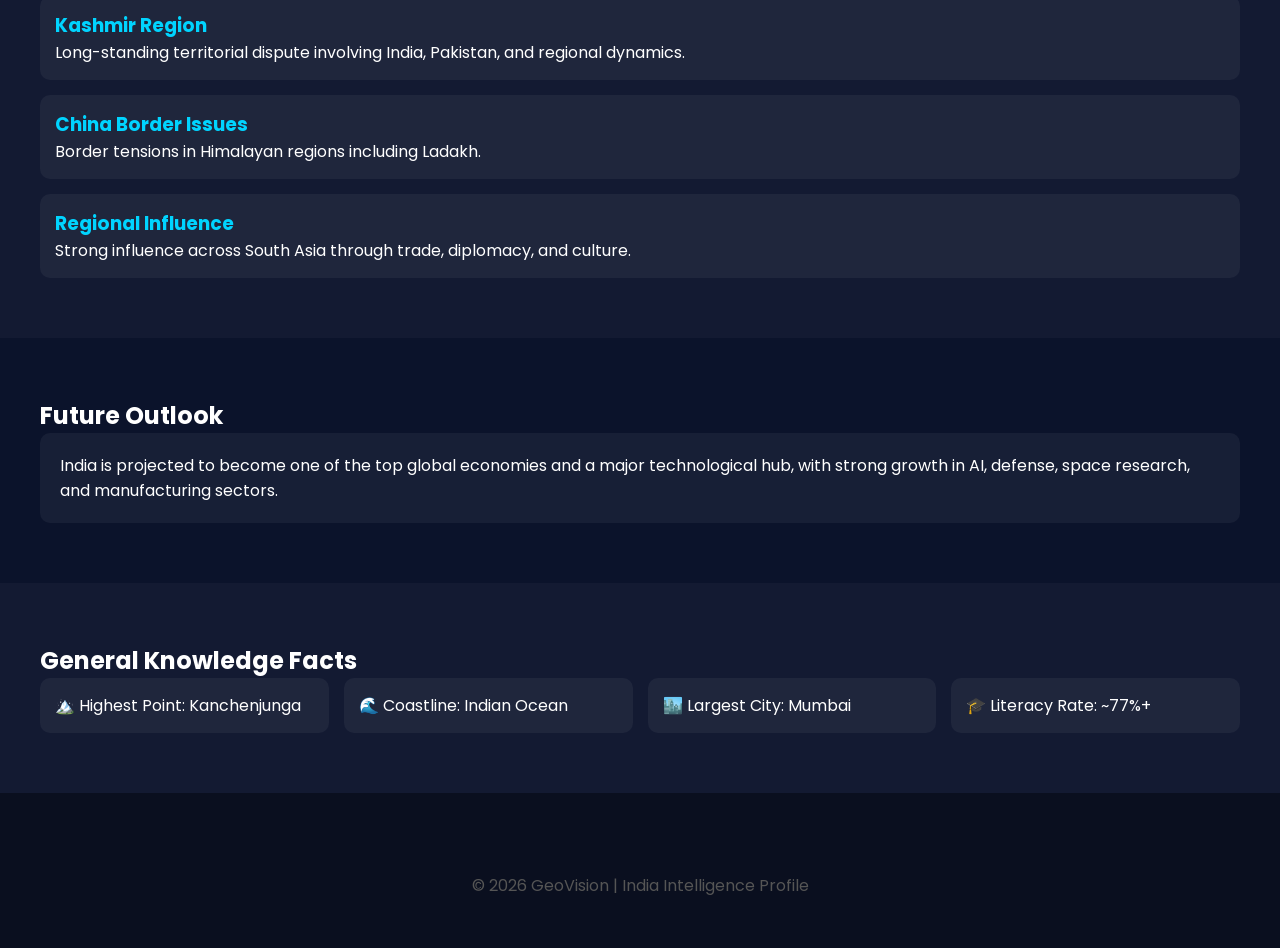
<file: Geo Vision/code files/india.html>
<!DOCTYPE html>
<html lang="en">

<head>
    <meta charset="UTF-8">
    <meta name="viewport" content="width=device-width, initial-scale=1.0">
    <title>GeoVision | India Intelligence Profile</title>

    <link href="https://fonts.googleapis.com/css2?family=Poppins:wght@300;600;700&display=swap" rel="stylesheet">

    <link rel="stylesheet" href="https://cdnjs.cloudflare.com/ajax/libs/font-awesome/6.5.0/css/all.min.css">

    <link rel="stylesheet" href="style.css">
</head>

<body>

<!-- ================= NAVBAR ================= -->
<header>
    <nav class="navbar">
        <div class="logo">GeoVision</div>

        <ul class="nav-links">
            <li><a href="index.html">Home</a></li>
            <li><a href="countries.html">Countries</a></li>
            <li><a href="conflicts.html">Conflicts</a></li>
            <li><a href="leaders.html">Leaders</a></li>
            <li><a href="military.html">Military</a></li>
            <li><a href="economy.html">Economy</a></li>
            <li><a href="organizations.html">Organizations</a></li>
            <li><a href="dashboard.html">Dashboard</a></li>
        </ul>

        <div class="menu-btn">
            <i class="fa fa-bars"></i>
        </div>
    </nav>
</header>

<!-- ================= HERO ================= -->
<section class="india-hero">
    <h1>Republic of India</h1>
    <p>Geopolitical Intelligence Profile • South Asia</p>
</section>

<!-- ================= KEY FACTS ================= -->
<section class="india-facts">

    <div class="fact-card">
        <h3>Capital</h3>
        <p>New Delhi</p>
    </div>

    <div class="fact-card">
        <h3>Population</h3>
        <p>1.4+ Billion</p>
    </div>

    <div class="fact-card">
        <h3>Currency</h3>
        <p>Indian Rupee (INR)</p>
    </div>

    <div class="fact-card">
        <h3>Region</h3>
        <p>South Asia</p>
    </div>

    <div class="fact-card">
        <h3>Government</h3>
        <p>Federal Parliamentary Republic</p>
    </div>

    <div class="fact-card">
        <h3>Languages</h3>
        <p>Hindi, English + Regional Languages</p>
    </div>

</section>

<!-- ================= HISTORY ================= -->
<section class="india-section">

    <h2>Historical Overview</h2>

    <div class="text-box">
        <p>
            India has one of the world's oldest civilizations and became independent from British rule in 1947.
            Since independence, it has developed into a major global power in technology, economy, and geopolitics.
        </p>

        <ul>
            <li>1947 – Independence & Partition</li>
            <li>1971 – Bangladesh Liberation War</li>
            <li>1991 – Economic Liberalization</li>
            <li>1998 – Nuclear Tests</li>
            <li>Present – Rapid economic & technological growth</li>
        </ul>
    </div>

</section>

<!-- ================= PRESENT ================= -->
<section class="india-section dark">

    <h2>Present Situation</h2>

    <div class="grid-3">

        <div class="info-box">
            <h3>Economy</h3>
            <p>One of the fastest growing major economies globally.</p>
        </div>

        <div class="info-box">
            <h3>Politics</h3>
            <p>Federal democracy with strong central governance structure.</p>
        </div>

        <div class="info-box">
            <h3>Global Role</h3>
            <p>Key member of G20 and emerging global influence center.</p>
        </div>

    </div>

</section>

<!-- ================= MILITARY ================= -->
<section class="india-section">

    <h2>Defense Overview</h2>

    <div class="military-box">

        <div class="mil-item">Active Personnel: ~1.4 Million</div>
        <div class="mil-item">Nuclear Capability: Confirmed deterrent</div>
        <div class="mil-item">Branches: Army, Navy, Air Force</div>
        <div class="mil-item">Defense Focus: Regional & strategic dominance</div>

    </div>

</section>

<!-- ================= REGIONAL CONTEXT ================= -->
<section class="india-section dark">

    <h2>Regional & Geopolitical Context</h2>

    <div class="conflict-list">

        <div class="conflict-item">
            <h3>Kashmir Region</h3>
            <p>Long-standing territorial dispute involving India, Pakistan, and regional dynamics.</p>
        </div>

        <div class="conflict-item">
            <h3>China Border Issues</h3>
            <p>Border tensions in Himalayan regions including Ladakh.</p>
        </div>

        <div class="conflict-item">
            <h3>Regional Influence</h3>
            <p>Strong influence across South Asia through trade, diplomacy, and culture.</p>
        </div>

    </div>

</section>

<!-- ================= FUTURE ================= -->
<section class="india-section">

    <h2>Future Outlook</h2>

    <div class="text-box">
        <p>
            India is projected to become one of the top global economies and a major technological hub,
            with strong growth in AI, defense, space research, and manufacturing sectors.
        </p>
    </div>

</section>

<!-- ================= GK ================= -->
<section class="india-section dark">

    <h2>General Knowledge Facts</h2>

    <div class="grid-2">

        <div class="info-box">🏔️ Highest Point: Kanchenjunga</div>
        <div class="info-box">🌊 Coastline: Indian Ocean</div>
        <div class="info-box">🏙️ Largest City: Mumbai</div>
        <div class="info-box">🎓 Literacy Rate: ~77%+</div>

    </div>

</section>

<!-- ================= FOOTER ================= -->
<footer>
    <div class="footer-bottom">
        <p>© 2026 GeoVision | India Intelligence Profile</p>
    </div>
</footer>

</body>
</html>
</file>
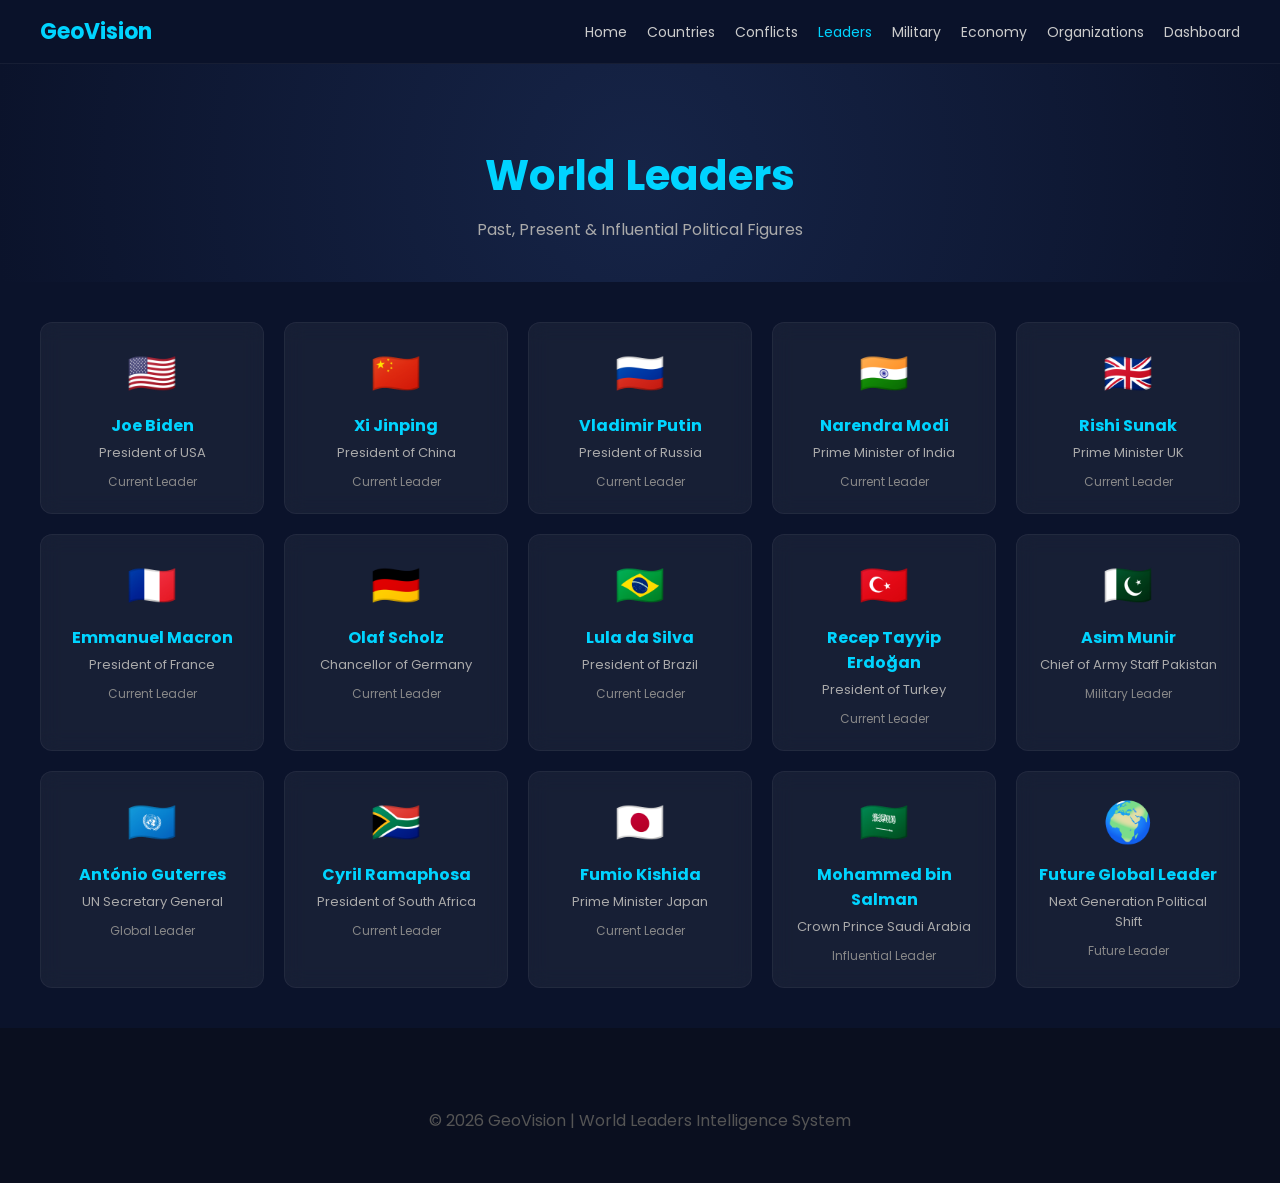
<file: Geo Vision/code files/leaders.html>
<!DOCTYPE html>
<html lang="en">

<head>
    <meta charset="UTF-8">
    <meta name="viewport" content="width=device-width, initial-scale=1.0">
    <title>GeoVision | World Leaders</title>

    <link href="https://fonts.googleapis.com/css2?family=Poppins:wght@300;400;600;700&display=swap" rel="stylesheet">

    <link rel="stylesheet" href="https://cdnjs.cloudflare.com/ajax/libs/font-awesome/6.5.0/css/all.min.css">

    <link rel="stylesheet" href="style.css">
</head>

<body>

<!-- ================= NAVBAR ================= -->
<header>
    <nav class="navbar">
        <div class="logo">GeoVision</div>

        <ul class="nav-links">
            <li><a href="index.html">Home</a></li>
            <li><a href="countries.html">Countries</a></li>
            <li><a href="conflicts.html">Conflicts</a></li>
            <li><a href="leaders.html" class="active">Leaders</a></li>
            <li><a href="military.html">Military</a></li>
            <li><a href="economy.html">Economy</a></li>
            <li><a href="organizations.html">Organizations</a></li>
            <li><a href="dashboard.html">Dashboard</a></li>
        </ul>

        <div class="menu-btn">
            <i class="fa fa-bars"></i>
        </div>
    </nav>
</header>

<!-- ================= HERO ================= -->
<section class="leader-hero">
    <h1>World Leaders</h1>
    <p>Past, Present & Influential Political Figures</p>
</section>

<!-- ================= LEADERS GRID ================= -->
<section class="leaders-grid">

    <!-- 1 -->
    <div class="leader-card">
        <div class="avatar">🇺🇸</div>
        <h3>Joe Biden</h3>
        <p>President of USA</p>
        <span>Current Leader</span>
    </div>

    <!-- 2 -->
    <div class="leader-card">
        <div class="avatar">🇨🇳</div>
        <h3>Xi Jinping</h3>
        <p>President of China</p>
        <span>Current Leader</span>
    </div>

    <!-- 3 -->
    <div class="leader-card">
        <div class="avatar">🇷🇺</div>
        <h3>Vladimir Putin</h3>
        <p>President of Russia</p>
        <span>Current Leader</span>
    </div>

    <!-- 4 -->
    <div class="leader-card">
        <div class="avatar">🇮🇳</div>
        <h3>Narendra Modi</h3>
        <p>Prime Minister of India</p>
        <span>Current Leader</span>
    </div>

    <!-- 5 -->
    <div class="leader-card">
        <div class="avatar">🇬🇧</div>
        <h3>Rishi Sunak</h3>
        <p>Prime Minister UK</p>
        <span>Current Leader</span>
    </div>

    <!-- 6 -->
    <div class="leader-card">
        <div class="avatar">🇫🇷</div>
        <h3>Emmanuel Macron</h3>
        <p>President of France</p>
        <span>Current Leader</span>
    </div>

    <!-- 7 -->
    <div class="leader-card">
        <div class="avatar">🇩🇪</div>
        <h3>Olaf Scholz</h3>
        <p>Chancellor of Germany</p>
        <span>Current Leader</span>
    </div>

    <!-- 8 -->
    <div class="leader-card">
        <div class="avatar">🇧🇷</div>
        <h3>Lula da Silva</h3>
        <p>President of Brazil</p>
        <span>Current Leader</span>
    </div>

    <!-- 9 -->
    <div class="leader-card">
        <div class="avatar">🇹🇷</div>
        <h3>Recep Tayyip Erdoğan</h3>
        <p>President of Turkey</p>
        <span>Current Leader</span>
    </div>

    <!-- 10 -->
    <div class="leader-card">
        <div class="avatar">🇵🇰</div>
        <h3>Asim Munir</h3>
        <p>Chief of Army Staff Pakistan</p>
        <span>Military Leader</span>
    </div>

    <!-- 11 -->
    <div class="leader-card">
        <div class="avatar">🇺🇳</div>
        <h3>António Guterres</h3>
        <p>UN Secretary General</p>
        <span>Global Leader</span>
    </div>

    <!-- 12 -->
    <div class="leader-card">
        <div class="avatar">🇿🇦</div>
        <h3>Cyril Ramaphosa</h3>
        <p>President of South Africa</p>
        <span>Current Leader</span>
    </div>

    <!-- 13 -->
    <div class="leader-card">
        <div class="avatar">🇯🇵</div>
        <h3>Fumio Kishida</h3>
        <p>Prime Minister Japan</p>
        <span>Current Leader</span>
    </div>

    <!-- 14 -->
    <div class="leader-card">
        <div class="avatar">🇸🇦</div>
        <h3>Mohammed bin Salman</h3>
        <p>Crown Prince Saudi Arabia</p>
        <span>Influential Leader</span>
    </div>

    <!-- 15 -->
    <div class="leader-card">
        <div class="avatar">🌍</div>
        <h3>Future Global Leader</h3>
        <p>Next Generation Political Shift</p>
        <span>Future Leader</span>
    </div>

</section>

<!-- ================= FOOTER ================= -->
<footer>
    <div class="footer-bottom">
        <p>© 2026 GeoVision | World Leaders Intelligence System</p>
    </div>
</footer>

</body>
</html>
</file>
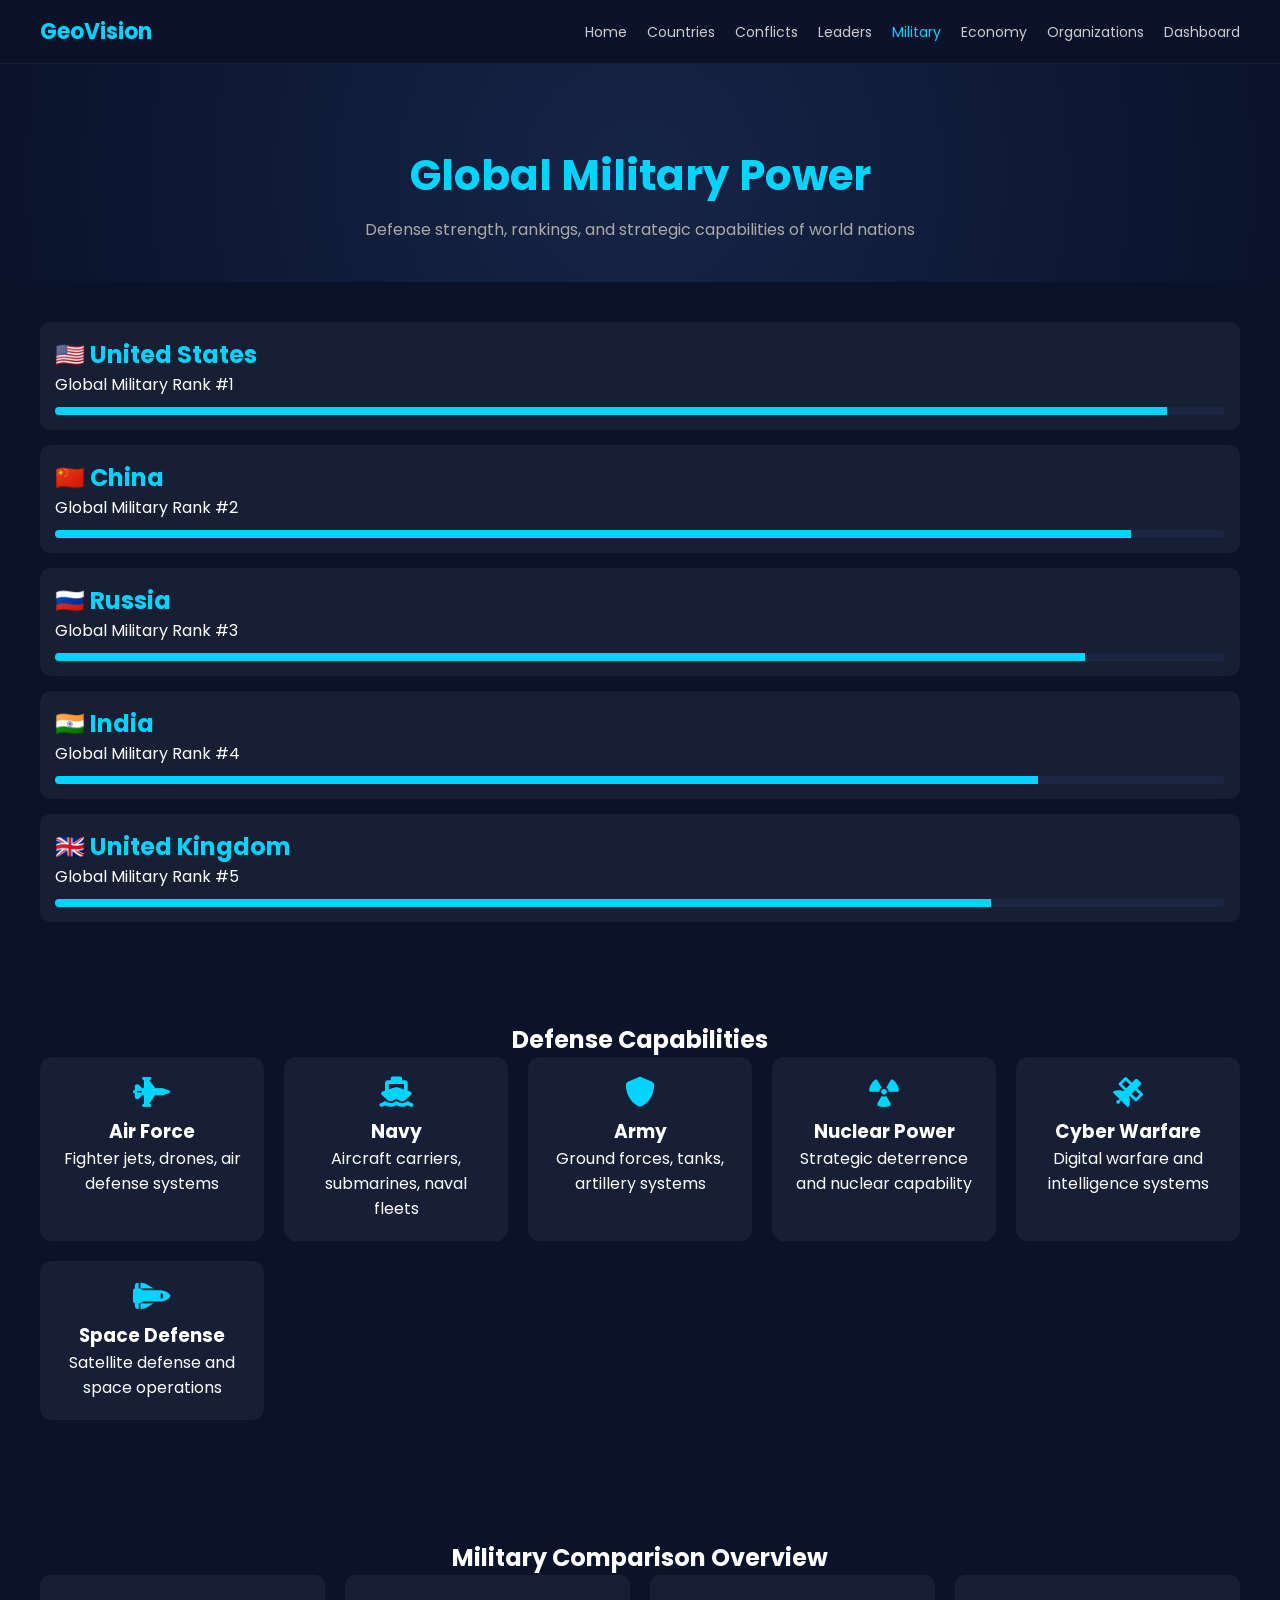
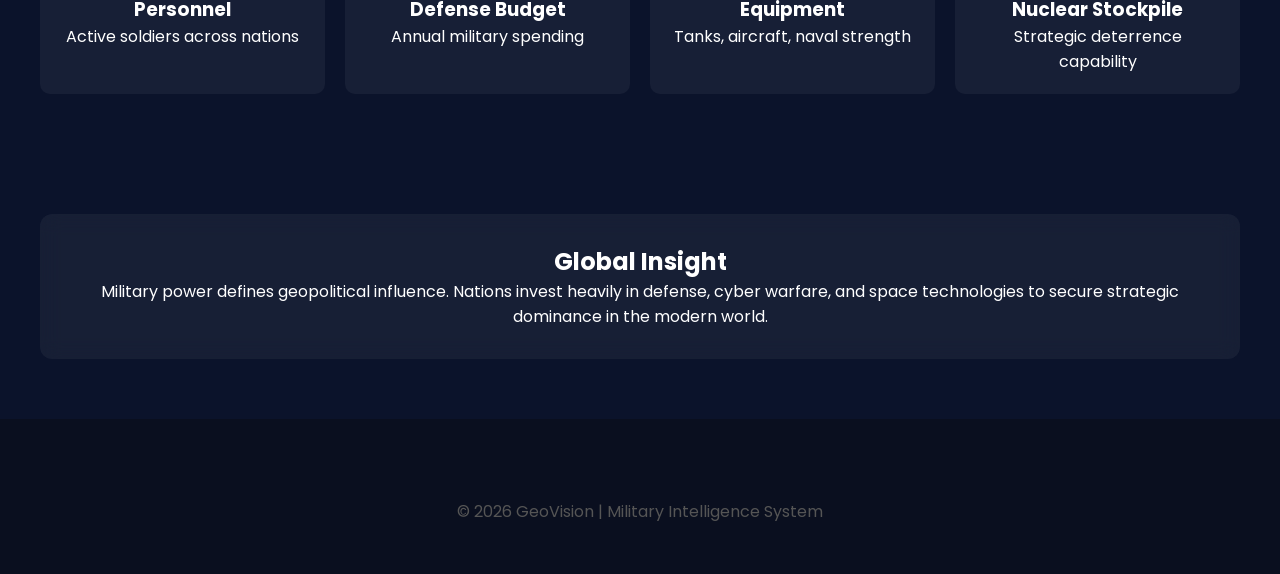
<file: Geo Vision/code files/military.html>
<!DOCTYPE html>
<html lang="en">

<head>
    <meta charset="UTF-8">
    <meta name="viewport" content="width=device-width, initial-scale=1.0">
    <title>GeoVision | Military Power</title>

    <link href="https://fonts.googleapis.com/css2?family=Poppins:wght@300;400;600;700&display=swap" rel="stylesheet">

    <link rel="stylesheet" href="https://cdnjs.cloudflare.com/ajax/libs/font-awesome/6.5.0/css/all.min.css">

    <link rel="stylesheet" href="style.css">
</head>

<body>

<!-- ================= NAVBAR ================= -->
<header>
    <nav class="navbar">
        <div class="logo">GeoVision</div>

        <ul class="nav-links">
            <li><a href="index.html">Home</a></li>
            <li><a href="countries.html">Countries</a></li>
            <li><a href="conflicts.html">Conflicts</a></li>
            <li><a href="leaders.html">Leaders</a></li>
            <li><a href="military.html" class="active">Military</a></li>
            <li><a href="economy.html">Economy</a></li>
            <li><a href="organizations.html">Organizations</a></li>
            <li><a href="dashboard.html">Dashboard</a></li>
        </ul>

        <div class="menu-btn">
            <i class="fa fa-bars"></i>
        </div>
    </nav>
</header>

<!-- ================= HERO ================= -->
<section class="military-hero">
    <h1>Global Military Power</h1>
    <p>Defense strength, rankings, and strategic capabilities of world nations</p>
</section>

<!-- ================= TOP RANKING ================= -->
<section class="military-ranking">

    <div class="rank-card top">
        <h2>🇺🇸 United States</h2>
        <p>Global Military Rank #1</p>
        <div class="bar"><span style="width: 95%"></span></div>
    </div>

    <div class="rank-card">
        <h2>🇨🇳 China</h2>
        <p>Global Military Rank #2</p>
        <div class="bar"><span style="width: 92%"></span></div>
    </div>

    <div class="rank-card">
        <h2>🇷🇺 Russia</h2>
        <p>Global Military Rank #3</p>
        <div class="bar"><span style="width: 88%"></span></div>
    </div>

    <div class="rank-card">
        <h2>🇮🇳 India</h2>
        <p>Global Military Rank #4</p>
        <div class="bar"><span style="width: 84%"></span></div>
    </div>

    <div class="rank-card">
        <h2>🇬🇧 United Kingdom</h2>
        <p>Global Military Rank #5</p>
        <div class="bar"><span style="width: 80%"></span></div>
    </div>

</section>

<!-- ================= MILITARY BRANCHES ================= -->
<section class="branches">

    <h2>Defense Capabilities</h2>

    <div class="branch-grid">

        <div class="branch-card">
            <i class="fa fa-fighter-jet"></i>
            <h3>Air Force</h3>
            <p>Fighter jets, drones, air defense systems</p>
        </div>

        <div class="branch-card">
            <i class="fa fa-ship"></i>
            <h3>Navy</h3>
            <p>Aircraft carriers, submarines, naval fleets</p>
        </div>

        <div class="branch-card">
            <i class="fa fa-shield"></i>
            <h3>Army</h3>
            <p>Ground forces, tanks, artillery systems</p>
        </div>

        <div class="branch-card">
            <i class="fa fa-radiation"></i>
            <h3>Nuclear Power</h3>
            <p>Strategic deterrence and nuclear capability</p>
        </div>

        <div class="branch-card">
            <i class="fa fa-satellite"></i>
            <h3>Cyber Warfare</h3>
            <p>Digital warfare and intelligence systems</p>
        </div>

        <div class="branch-card">
            <i class="fa fa-space-shuttle"></i>
            <h3>Space Defense</h3>
            <p>Satellite defense and space operations</p>
        </div>

    </div>

</section>

<!-- ================= COMPARISON ================= -->
<section class="compare">

    <h2>Military Comparison Overview</h2>

    <div class="compare-grid">

        <div class="compare-card">
            <h3>Personnel</h3>
            <p>Active soldiers across nations</p>
        </div>

        <div class="compare-card">
            <h3>Defense Budget</h3>
            <p>Annual military spending</p>
        </div>

        <div class="compare-card">
            <h3>Equipment</h3>
            <p>Tanks, aircraft, naval strength</p>
        </div>

        <div class="compare-card">
            <h3>Nuclear Stockpile</h3>
            <p>Strategic deterrence capability</p>
        </div>

    </div>

</section>

<!-- ================= GLOBAL INSIGHT ================= -->
<section class="military-insight">

    <div class="insight-box">
        <h2>Global Insight</h2>
        <p>
            Military power defines geopolitical influence. Nations invest heavily in defense,
            cyber warfare, and space technologies to secure strategic dominance in the modern world.
        </p>
    </div>

</section>

<!-- ================= FOOTER ================= -->
<footer>
    <div class="footer-bottom">
        <p>© 2026 GeoVision | Military Intelligence System</p>
    </div>
</footer>

</body>
</html>
</file>
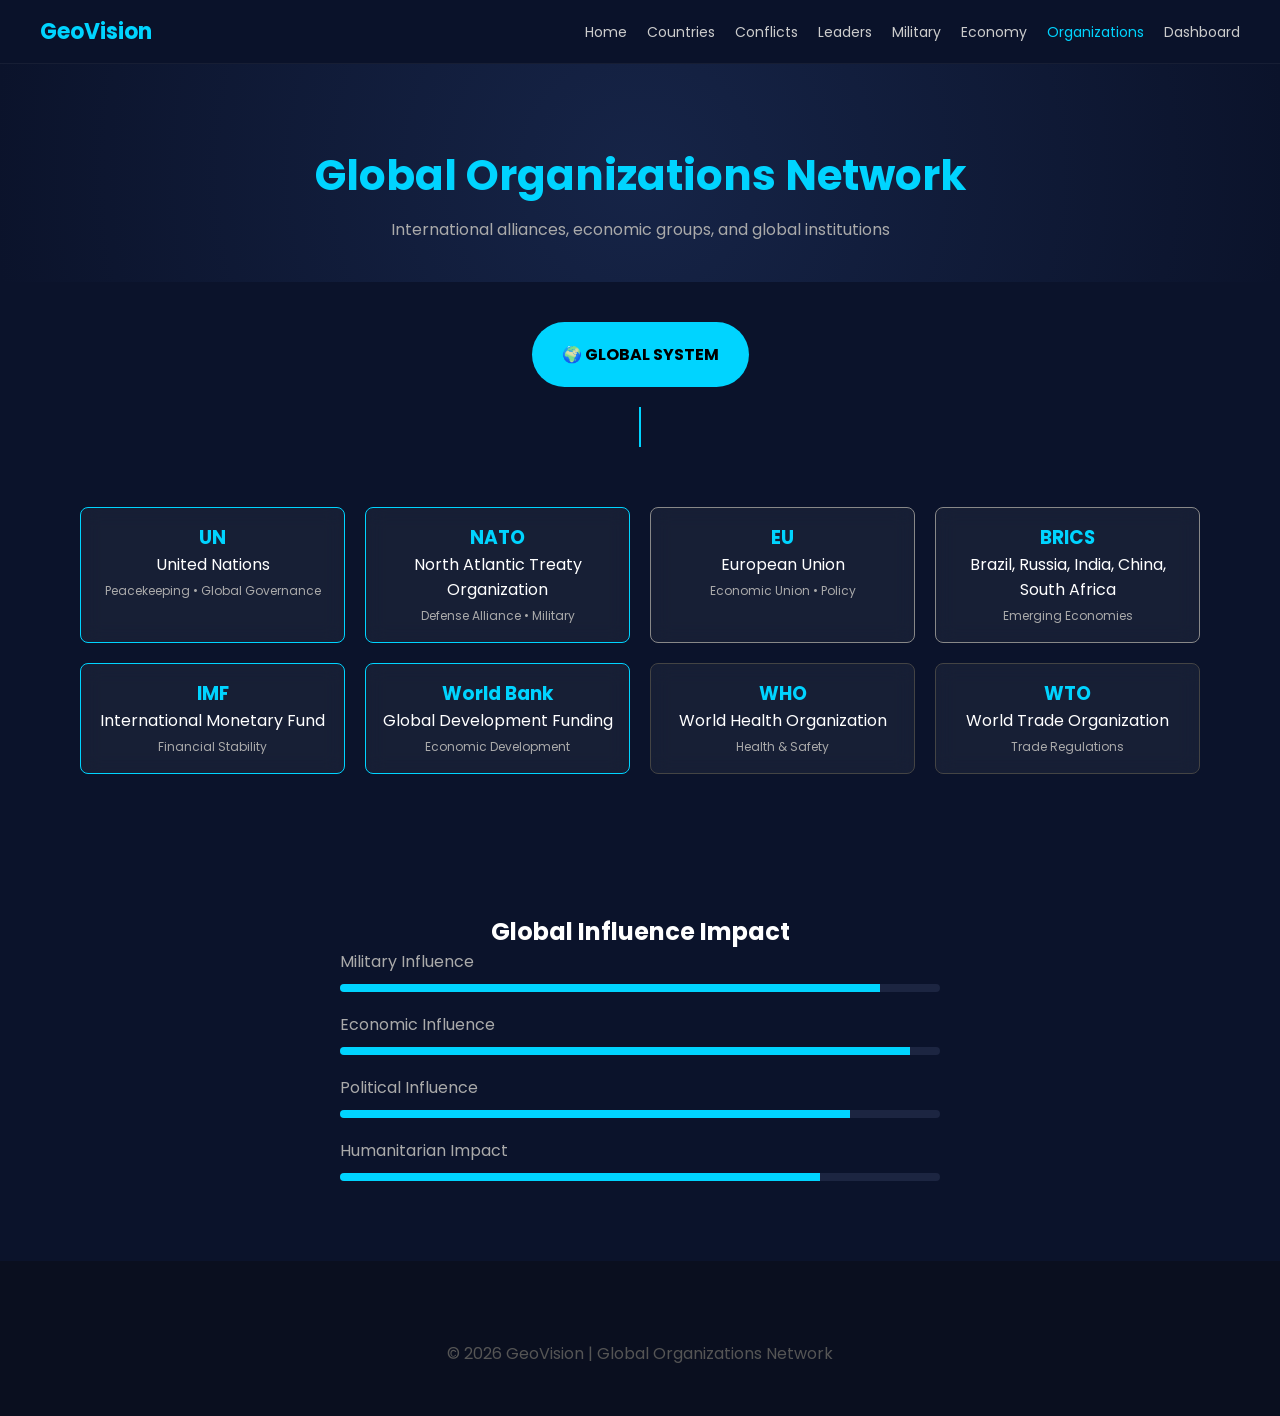
<file: Geo Vision/code files/organizations.html>
<!DOCTYPE html>
<html lang="en">

<head>
    <meta charset="UTF-8">
    <meta name="viewport" content="width=device-width, initial-scale=1.0">
    <title>GeoVision | Global Organizations</title>

    <link href="https://fonts.googleapis.com/css2?family=Poppins:wght@300;600;700&display=swap" rel="stylesheet">

    <link rel="stylesheet" href="https://cdnjs.cloudflare.com/ajax/libs/font-awesome/6.5.0/css/all.min.css">

    <link rel="stylesheet" href="style.css">
</head>

<body>

<!-- ================= NAVBAR ================= -->
<header>
    <nav class="navbar">
        <div class="logo">GeoVision</div>

        <ul class="nav-links">
            <li><a href="index.html">Home</a></li>
            <li><a href="countries.html">Countries</a></li>
            <li><a href="conflicts.html">Conflicts</a></li>
            <li><a href="leaders.html">Leaders</a></li>
            <li><a href="military.html">Military</a></li>
            <li><a href="economy.html">Economy</a></li>
            <li><a href="organizations.html" class="active">Organizations</a></li>
            <li><a href="dashboard.html">Dashboard</a></li>
        </ul>

        <div class="menu-btn">
            <i class="fa fa-bars"></i>
        </div>
    </nav>
</header>

<!-- ================= HERO ================= -->
<section class="org-hero">
    <h1>Global Organizations Network</h1>
    <p>International alliances, economic groups, and global institutions</p>
</section>

<!-- ================= NETWORK VIEW ================= -->
<section class="network-view">

    <div class="network-node central">
        🌍 GLOBAL SYSTEM
    </div>

    <div class="network-line"></div>

    <div class="org-grid">

        <div class="org-card strong">
            <h3>UN</h3>
            <p>United Nations</p>
            <span>Peacekeeping • Global Governance</span>
        </div>

        <div class="org-card strong">
            <h3>NATO</h3>
            <p>North Atlantic Treaty Organization</p>
            <span>Defense Alliance • Military</span>
        </div>

        <div class="org-card medium">
            <h3>EU</h3>
            <p>European Union</p>
            <span>Economic Union • Policy</span>
        </div>

        <div class="org-card medium">
            <h3>BRICS</h3>
            <p>Brazil, Russia, India, China, South Africa</p>
            <span>Emerging Economies</span>
        </div>

        <div class="org-card strong">
            <h3>IMF</h3>
            <p>International Monetary Fund</p>
            <span>Financial Stability</span>
        </div>

        <div class="org-card strong">
            <h3>World Bank</h3>
            <p>Global Development Funding</p>
            <span>Economic Development</span>
        </div>

        <div class="org-card low">
            <h3>WHO</h3>
            <p>World Health Organization</p>
            <span>Health & Safety</span>
        </div>

        <div class="org-card low">
            <h3>WTO</h3>
            <p>World Trade Organization</p>
            <span>Trade Regulations</span>
        </div>

    </div>

</section>

<!-- ================= GLOBAL IMPACT ================= -->
<section class="impact">

    <h2>Global Influence Impact</h2>

    <div class="impact-bars">

        <div class="impact-item">
            <p>Military Influence</p>
            <div class="bar"><span style="width: 90%"></span></div>
        </div>

        <div class="impact-item">
            <p>Economic Influence</p>
            <div class="bar"><span style="width: 95%"></span></div>
        </div>

        <div class="impact-item">
            <p>Political Influence</p>
            <div class="bar"><span style="width: 85%"></span></div>
        </div>

        <div class="impact-item">
            <p>Humanitarian Impact</p>
            <div class="bar"><span style="width: 80%"></span></div>
        </div>

    </div>

</section>

<!-- ================= FOOTER ================= -->
<footer>
    <div class="footer-bottom">
        <p>© 2026 GeoVision | Global Organizations Network</p>
    </div>
</footer>

</body>
</html>
</file>
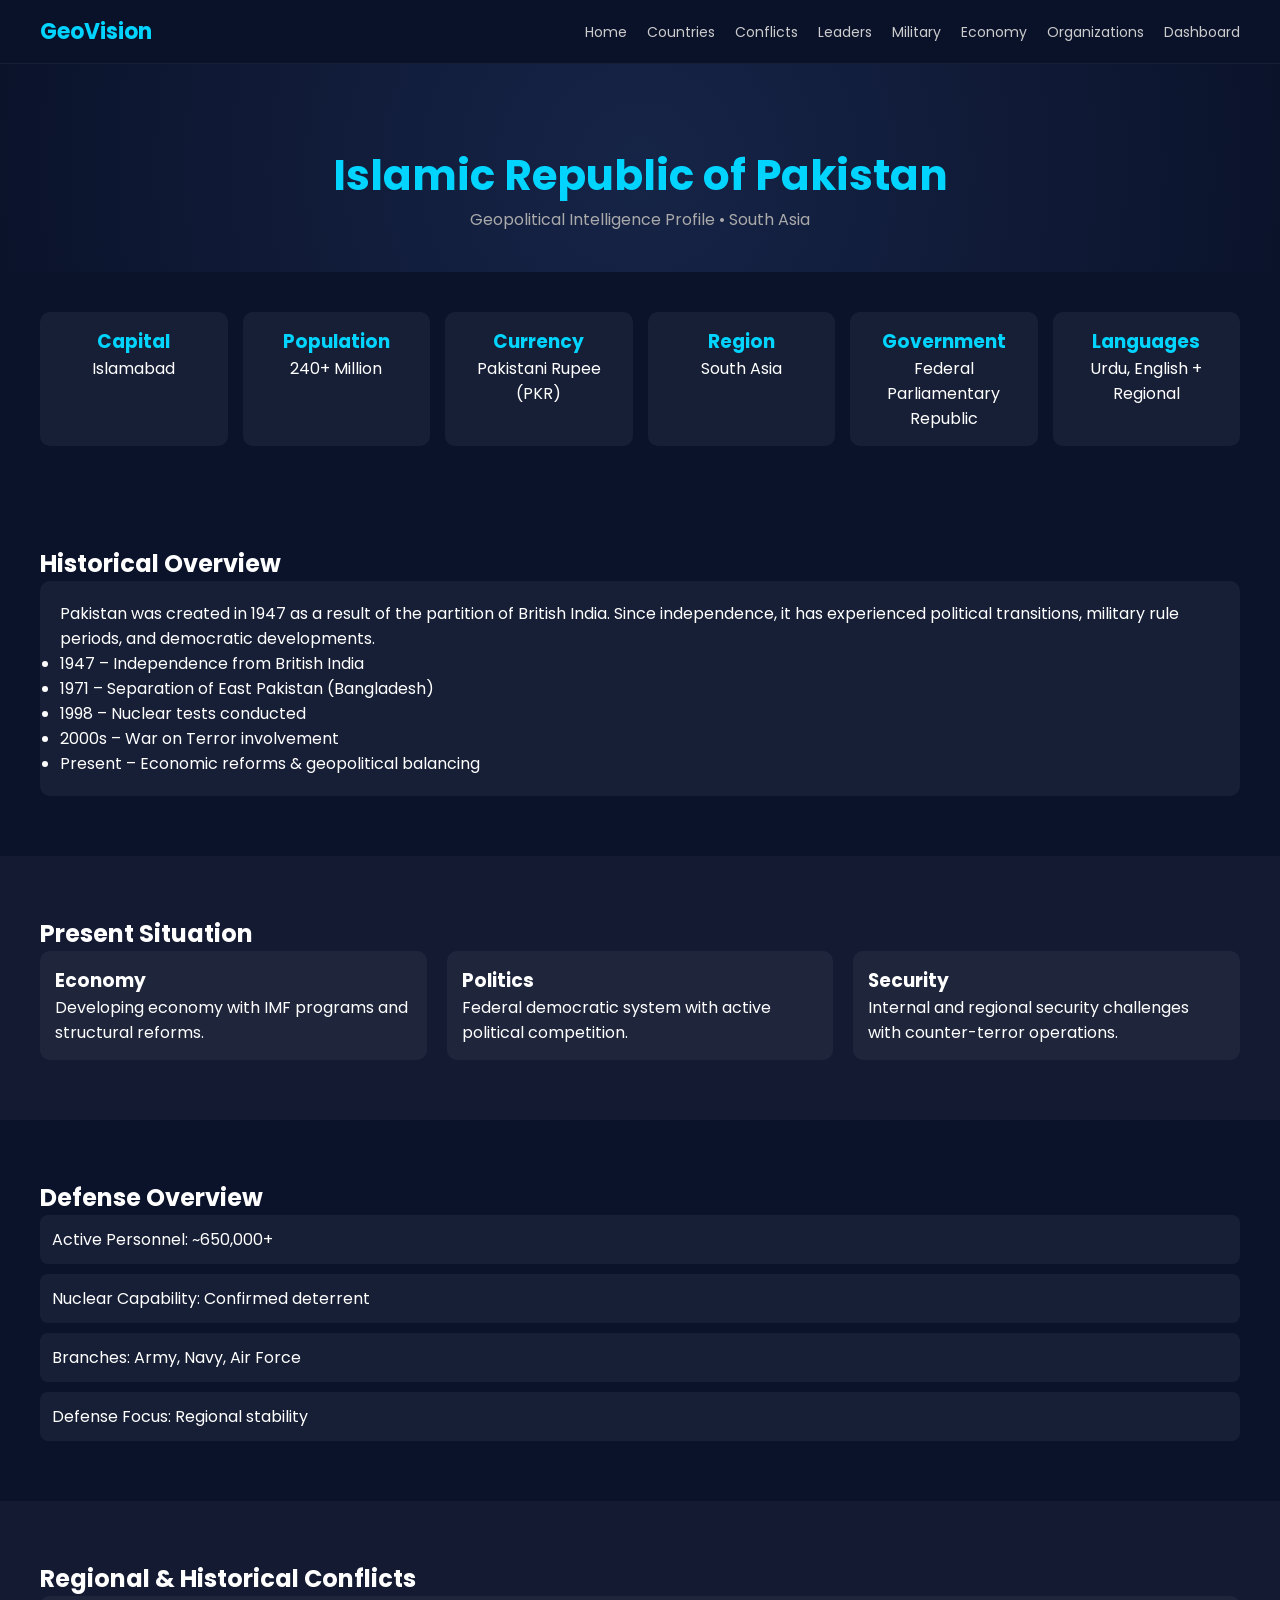
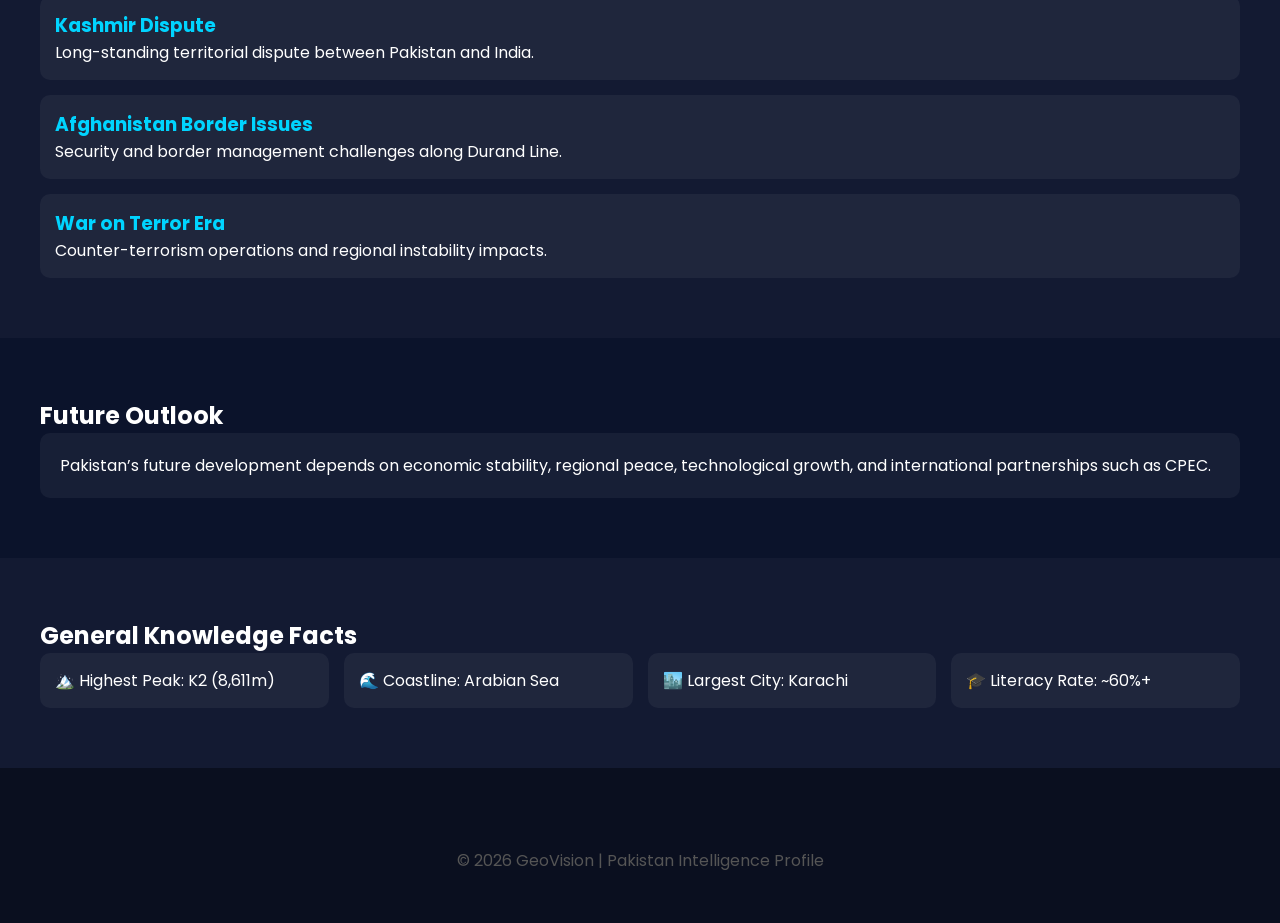
<file: Geo Vision/code files/pakistan.html>
<!DOCTYPE html>
<html lang="en">

<head>
    <meta charset="UTF-8">
    <meta name="viewport" content="width=device-width, initial-scale=1.0">
    <title>GeoVision | Pakistan Intelligence Profile</title>

    <link href="https://fonts.googleapis.com/css2?family=Poppins:wght@300;600;700&display=swap" rel="stylesheet">

    <link rel="stylesheet" href="https://cdnjs.cloudflare.com/ajax/libs/font-awesome/6.5.0/css/all.min.css">

    <link rel="stylesheet" href="style.css">
</head>

<body>

<!-- ================= NAVBAR ================= -->
<header>
    <nav class="navbar">
        <div class="logo">GeoVision</div>

        <ul class="nav-links">
            <li><a href="index.html">Home</a></li>
            <li><a href="countries.html">Countries</a></li>
            <li><a href="conflicts.html">Conflicts</a></li>
            <li><a href="leaders.html">Leaders</a></li>
            <li><a href="military.html">Military</a></li>
            <li><a href="economy.html">Economy</a></li>
            <li><a href="organizations.html">Organizations</a></li>
            <li><a href="dashboard.html">Dashboard</a></li>
        </ul>

        <div class="menu-btn">
            <i class="fa fa-bars"></i>
        </div>
    </nav>
</header>

<!-- ================= HERO ================= -->
<section class="pak-hero">
    <h1>Islamic Republic of Pakistan</h1>
    <p>Geopolitical Intelligence Profile • South Asia</p>
</section>

<!-- ================= KEY FACTS ================= -->
<section class="pak-facts">

    <div class="fact-card">
        <h3>Capital</h3>
        <p>Islamabad</p>
    </div>

    <div class="fact-card">
        <h3>Population</h3>
        <p>240+ Million</p>
    </div>

    <div class="fact-card">
        <h3>Currency</h3>
        <p>Pakistani Rupee (PKR)</p>
    </div>

    <div class="fact-card">
        <h3>Region</h3>
        <p>South Asia</p>
    </div>

    <div class="fact-card">
        <h3>Government</h3>
        <p>Federal Parliamentary Republic</p>
    </div>

    <div class="fact-card">
        <h3>Languages</h3>
        <p>Urdu, English + Regional</p>
    </div>

</section>

<!-- ================= HISTORY ================= -->
<section class="pak-section">

    <h2>Historical Overview</h2>

    <div class="text-box">
        <p>
            Pakistan was created in 1947 as a result of the partition of British India.
            Since independence, it has experienced political transitions, military rule periods,
            and democratic developments.
        </p>

        <ul>
            <li>1947 – Independence from British India</li>
            <li>1971 – Separation of East Pakistan (Bangladesh)</li>
            <li>1998 – Nuclear tests conducted</li>
            <li>2000s – War on Terror involvement</li>
            <li>Present – Economic reforms & geopolitical balancing</li>
        </ul>
    </div>

</section>

<!-- ================= CURRENT STATE ================= -->
<section class="pak-section dark">

    <h2>Present Situation</h2>

    <div class="grid-3">

        <div class="info-box">
            <h3>Economy</h3>
            <p>Developing economy with IMF programs and structural reforms.</p>
        </div>

        <div class="info-box">
            <h3>Politics</h3>
            <p>Federal democratic system with active political competition.</p>
        </div>

        <div class="info-box">
            <h3>Security</h3>
            <p>Internal and regional security challenges with counter-terror operations.</p>
        </div>

    </div>

</section>

<!-- ================= MILITARY ================= -->
<section class="pak-section">

    <h2>Defense Overview</h2>

    <div class="military-box">

        <div class="mil-item">Active Personnel: ~650,000+</div>
        <div class="mil-item">Nuclear Capability: Confirmed deterrent</div>
        <div class="mil-item">Branches: Army, Navy, Air Force</div>
        <div class="mil-item">Defense Focus: Regional stability</div>

    </div>

</section>

<!-- ================= CONFLICTS ================= -->
<section class="pak-section dark">

    <h2>Regional & Historical Conflicts</h2>

    <div class="conflict-list">

        <div class="conflict-item">
            <h3>Kashmir Dispute</h3>
            <p>Long-standing territorial dispute between Pakistan and India.</p>
        </div>

        <div class="conflict-item">
            <h3>Afghanistan Border Issues</h3>
            <p>Security and border management challenges along Durand Line.</p>
        </div>

        <div class="conflict-item">
            <h3>War on Terror Era</h3>
            <p>Counter-terrorism operations and regional instability impacts.</p>
        </div>

    </div>

</section>

<!-- ================= FUTURE OUTLOOK ================= -->
<section class="pak-section">

    <h2>Future Outlook</h2>

    <div class="text-box">
        <p>
            Pakistan’s future development depends on economic stability, regional peace,
            technological growth, and international partnerships such as CPEC.
        </p>
    </div>

</section>

<!-- ================= GK ================= -->
<section class="pak-section dark">

    <h2>General Knowledge Facts</h2>

    <div class="grid-2">

        <div class="info-box">🏔️ Highest Peak: K2 (8,611m)</div>
        <div class="info-box">🌊 Coastline: Arabian Sea</div>
        <div class="info-box">🏙️ Largest City: Karachi</div>
        <div class="info-box">🎓 Literacy Rate: ~60%+</div>

    </div>

</section>

<!-- ================= FOOTER ================= -->
<footer>
    <div class="footer-bottom">
        <p>© 2026 GeoVision | Pakistan Intelligence Profile</p>
    </div>
</footer>

</body>
</html>
</file>
<file: Geo Vision/code files/style.css>
/* =========================
   GEOVISION GLOBAL STYLE
   ========================= */

* {
    margin: 0;
    padding: 0;
    box-sizing: border-box;
    font-family: 'Poppins', sans-serif;
}

body {
    background: #0b132b;
    color: #ffffff;
    overflow-x: hidden;
}

/* ================= LOADER ================= */

#loader {
    position: fixed;
    width: 100%;
    height: 100vh;
    background: #0b132b;
    display: flex;
    flex-direction: column;
    justify-content: center;
    align-items: center;
    z-index: 9999;
}

#loader h2 {
    margin-top: 20px;
    letter-spacing: 3px;
    color: #00d4ff;
}

.spinner {
    width: 60px;
    height: 60px;
    border: 5px solid rgba(255,255,255,0.1);
    border-top: 5px solid #00d4ff;
    border-radius: 50%;
    animation: spin 1s linear infinite;
}

@keyframes spin {
    100% { transform: rotate(360deg); }
}

/* ================= TOP BAR ================= */

.top-bar {
    background: #111a33;
    padding: 8px;
    text-align: center;
    font-size: 13px;
    color: #aaa;
}

/* ================= NAVBAR ================= */

header {
    position: sticky;
    top: 0;
    z-index: 1000;
    backdrop-filter: blur(10px);
    background: rgba(11, 19, 43, 0.7);
    border-bottom: 1px solid rgba(255,255,255,0.05);
}

.navbar {
    display: flex;
    justify-content: space-between;
    align-items: center;
    padding: 15px 40px;
}

.logo {
    font-size: 22px;
    font-weight: bold;
    color: #00d4ff;
}

.nav-links {
    list-style: none;
    display: flex;
    gap: 20px;
}

.nav-links li a {
    text-decoration: none;
    color: #ccc;
    font-size: 14px;
    transition: 0.3s;
}

.nav-links li a:hover,
.nav-links li a.active {
    color: #00d4ff;
}

.menu-btn {
    display: none;
    font-size: 22px;
    cursor: pointer;
}

/* ================= HERO ================= */

.hero {
    height: 100vh;
    display: flex;
    justify-content: space-between;
    align-items: center;
    padding: 0 80px;
    background: radial-gradient(circle at center, #162447, #0b132b);
}

.hero-content {
    max-width: 600px;
}

.hero h1 {
    font-size: 50px;
    color: #00d4ff;
}

.hero h2 {
    font-size: 22px;
    margin: 10px 0;
    color: #fff;
}

.hero p {
    margin-top: 15px;
    color: #aaa;
    line-height: 1.6;
}

.hero-buttons {
    margin-top: 25px;
}

.btn {
    padding: 10px 20px;
    margin-right: 10px;
    text-decoration: none;
    border-radius: 6px;
    transition: 0.3s;
}

.primary {
    background: #00d4ff;
    color: #000;
}

.secondary {
    border: 1px solid #00d4ff;
    color: #00d4ff;
}

.btn:hover {
    transform: scale(1.05);
}

/* ================= GLOBE ================= */

.hero-globe {
    width: 300px;
    height: 300px;
}

.globe {
    width: 100%;
    height: 100%;
    border-radius: 50%;
    background: url('https://upload.wikimedia.org/wikipedia/commons/8/80/World_map_-_low_resolution.svg');
    background-size: cover;
    animation: rotate 20s linear infinite;
    box-shadow: 0 0 40px #00d4ff;
}

@keyframes rotate {
    100% { transform: rotate(360deg); }
}

/* ================= TICKER ================= */

.ticker {
    background: #111a33;
    padding: 10px;
    color: #00d4ff;
}

/* ================= STATS ================= */

.stats {
    display: flex;
    justify-content: space-around;
    padding: 60px 20px;
    text-align: center;
}

.stat-box h2 {
    font-size: 40px;
    color: #00d4ff;
}

/* ================= FEATURES ================= */

.features {
    padding: 80px 40px;
    text-align: center;
}

.features h2 {
    font-size: 32px;
    margin-bottom: 40px;
}

.feature-grid {
    display: grid;
    grid-template-columns: repeat(auto-fit, minmax(200px, 1fr));
    gap: 20px;
}

.feature-card {
    background: rgba(255,255,255,0.05);
    padding: 20px;
    border-radius: 10px;
    transition: 0.3s;
    backdrop-filter: blur(10px);
}

.feature-card i {
    font-size: 30px;
    color: #00d4ff;
    margin-bottom: 10px;
}

.feature-card:hover {
    transform: translateY(-10px);
    box-shadow: 0 0 20px rgba(0,212,255,0.3);
}

/* ================= ABOUT ================= */

.about {
    display: flex;
    justify-content: space-between;
    padding: 80px 60px;
}

.about-text {
    width: 50%;
}

.about-img {
    width: 40%;
}

.world-map {
    width: 100%;
    height: 300px;
    background: url('https://upload.wikimedia.org/wikipedia/commons/8/80/World_map_-_low_resolution.svg');
    background-size: cover;
    opacity: 0.7;
}

/* ================= CONFLICTS ================= */

.conflicts {
    padding: 80px 40px;
    text-align: center;
}

.conflict-grid {
    display: grid;
    grid-template-columns: repeat(auto-fit, minmax(180px, 1fr));
    gap: 20px;
}

.conflict-card {
    background: rgba(255,255,255,0.05);
    padding: 20px;
    border-radius: 10px;
    transition: 0.3s;
}

.conflict-card:hover {
    transform: scale(1.05);
    background: rgba(0,212,255,0.1);
}

/* ================= ORGANIZATIONS ================= */

.org-grid {
    display: grid;
    grid-template-columns: repeat(auto-fit, minmax(120px, 1fr));
    gap: 15px;
    padding: 40px;
    text-align: center;
}

.org-grid div {
    background: rgba(255,255,255,0.05);
    padding: 15px;
    border-radius: 8px;
    transition: 0.3s;
}

.org-grid div:hover {
    background: #00d4ff;
    color: #000;
}

/* ================= NEWSLETTER ================= */

.newsletter {
    padding: 80px 40px;
    text-align: center;
    background: #111a33;
}

.newsletter input {
    padding: 10px;
    width: 250px;
    border: none;
    border-radius: 5px;
    margin-top: 20px;
}

.newsletter button {
    padding: 10px 20px;
    background: #00d4ff;
    border: none;
    margin-left: 10px;
    cursor: pointer;
}

/* ================= FOOTER ================= */

footer {
    background: #0a0f1f;
    padding: 50px 40px;
}

.footer-content {
    display: flex;
    justify-content: space-between;
}

.footer-content h4 {
    color: #00d4ff;
}

.footer-content a {
    display: block;
    color: #aaa;
    text-decoration: none;
    margin: 5px 0;
}

.footer-bottom {
    text-align: center;
    margin-top: 30px;
    color: #555;
}

/* ================= RESPONSIVE ================= */

@media (max-width: 900px) {

    .hero {
        flex-direction: column;
        text-align: center;
        padding: 40px;
    }

    .about {
        flex-direction: column;
        text-align: center;
    }

    .stats {
        flex-direction: column;
        gap: 20px;
    }

    .nav-links {
        display: none;
    }

    .menu-btn {
        display: block;
    }
}
/* ================= COUNTRIES PAGE ================= */

.page-hero {
    text-align: center;
    padding: 80px 20px 40px;
    background: radial-gradient(circle at center, #162447, #0b132b);
}

.page-hero h1 {
    font-size: 42px;
    color: #00d4ff;
}

.page-hero p {
    color: #aaa;
    margin-top: 10px;
}

/* ================= CONTROLS ================= */

.controls {
    display: flex;
    justify-content: space-between;
    align-items: center;
    padding: 20px 40px;
    flex-wrap: wrap;
    gap: 20px;
}

.controls input {
    padding: 10px 15px;
    width: 250px;
    border-radius: 6px;
    border: none;
    outline: none;
}

/* ================= FILTER BUTTONS ================= */

.filters {
    display: flex;
    gap: 10px;
    flex-wrap: wrap;
}

.filter-btn {
    padding: 8px 15px;
    border: 1px solid #00d4ff;
    background: transparent;
    color: #00d4ff;
    cursor: pointer;
    border-radius: 5px;
    transition: 0.3s;
}

.filter-btn:hover,
.filter-btn.active {
    background: #00d4ff;
    color: #000;
}

/* ================= COUNTRY GRID ================= */

.countries {
    padding: 40px;
}

.country-grid {
    display: grid;
    grid-template-columns: repeat(auto-fit, minmax(220px, 1fr));
    gap: 20px;
}

/* ================= COUNTRY CARD ================= */

.country-card {
    background: rgba(255,255,255,0.05);
    padding: 20px;
    border-radius: 12px;
    text-align: center;
    transition: 0.3s;
    backdrop-filter: blur(10px);
    border: 1px solid rgba(255,255,255,0.05);
}

.country-card:hover {
    transform: translateY(-10px);
    box-shadow: 0 0 20px rgba(0,212,255,0.2);
}

.country-card .flag {
    font-size: 40px;
    margin-bottom: 10px;
}

.country-card h3 {
    color: #00d4ff;
}

.country-card p {
    color: #aaa;
    font-size: 13px;
    margin: 5px 0;
}

.country-card button {
    margin-top: 10px;
    padding: 8px 12px;
    border: none;
    background: #00d4ff;
    cursor: pointer;
    border-radius: 5px;
    transition: 0.3s;
}

.country-card button:hover {
    background: #00aacc;
}

/* ================= RESPONSIVE ================= */

@media (max-width: 768px) {
    .controls {
        flex-direction: column;
        align-items: flex-start;
    }

    .country-grid {
        grid-template-columns: repeat(auto-fit, minmax(160px, 1fr));
    }
}
/* ================= CONFLICTS PAGE (NEWS / YOUTUBE STYLE) ================= */

.conflict-hero {
    text-align: center;
    padding: 80px 20px 40px;
    background: radial-gradient(circle, #162447, #0b132b);
}

.conflict-hero h1 {
    font-size: 42px;
    color: #00d4ff;
}

.conflict-hero p {
    color: #aaa;
    margin-top: 10px;
}

/* GRID */
.conflict-grid {
    display: grid;
    grid-template-columns: repeat(auto-fit, minmax(280px, 1fr));
    gap: 20px;
    padding: 40px;
}

/* CARD */
.conflict-card {
    background: rgba(255,255,255,0.05);
    border-radius: 12px;
    overflow: hidden;
    transition: 0.3s;
    cursor: pointer;
    backdrop-filter: blur(10px);
}

.conflict-card:hover {
    transform: translateY(-10px);
    box-shadow: 0 0 20px rgba(0,212,255,0.3);
}

/* THUMBNAIL (YouTube STYLE) */
.thumbnail {
    height: 160px;
    background: linear-gradient(45deg, #1c2541, #0b132b);
    position: relative;
}

.badge {
    position: absolute;
    top: 10px;
    left: 10px;
    background: red;
    color: white;
    padding: 5px 10px;
    font-size: 12px;
    border-radius: 5px;
}

/* CONTENT */
.conflict-content {
    padding: 15px;
}

.conflict-content h3 {
    color: #00d4ff;
    font-size: 18px;
}

.conflict-content p {
    color: #aaa;
    font-size: 13px;
    margin: 8px 0;
}

.conflict-content span {
    font-size: 12px;
    color: #888;
}

/* RESPONSIVE */
@media (max-width: 768px) {
    .conflict-grid {
        grid-template-columns: 1fr;
    }
}
/* ================= LEADERS PAGE ================= */

.leader-hero {
    text-align: center;
    padding: 80px 20px 40px;
    background: radial-gradient(circle, #162447, #0b132b);
}

.leader-hero h1 {
    font-size: 42px;
    color: #00d4ff;
}

.leader-hero p {
    color: #aaa;
    margin-top: 10px;
}

/* GRID */
.leaders-grid {
    display: grid;
    grid-template-columns: repeat(auto-fit, minmax(200px, 1fr));
    gap: 20px;
    padding: 40px;
}

/* CARD */
.leader-card {
    background: rgba(255,255,255,0.05);
    padding: 20px;
    border-radius: 12px;
    text-align: center;
    transition: 0.3s;
    backdrop-filter: blur(10px);
    border: 1px solid rgba(255,255,255,0.05);
}

.leader-card:hover {
    transform: translateY(-10px);
    box-shadow: 0 0 20px rgba(0,212,255,0.3);
}

.avatar {
    font-size: 40px;
    margin-bottom: 10px;
}

.leader-card h3 {
    color: #00d4ff;
    font-size: 16px;
}

.leader-card p {
    color: #aaa;
    font-size: 13px;
    margin: 5px 0;
}

.leader-card span {
    font-size: 12px;
    color: #888;
}
/* ================= MILITARY PAGE ================= */

.military-hero {
    text-align: center;
    padding: 80px 20px 40px;
    background: radial-gradient(circle, #162447, #0b132b);
}

.military-hero h1 {
    font-size: 42px;
    color: #00d4ff;
}

.military-hero p {
    color: #aaa;
    margin-top: 10px;
}

/* ================= RANKING ================= */

.military-ranking {
    padding: 40px;
    display: flex;
    flex-direction: column;
    gap: 15px;
}

.rank-card {
    background: rgba(255,255,255,0.05);
    padding: 15px;
    border-radius: 10px;
    transition: 0.3s;
    backdrop-filter: blur(10px);
}

.rank-card:hover {
    transform: translateX(10px);
    box-shadow: 0 0 20px rgba(0,212,255,0.2);
}

.rank-card h2 {
    color: #00d4ff;
}

.bar {
    width: 100%;
    height: 8px;
    background: #1c2541;
    border-radius: 10px;
    margin-top: 10px;
    overflow: hidden;
}

.bar span {
    display: block;
    height: 100%;
    background: #00d4ff;
}

/* ================= BRANCHES ================= */

.branches {
    padding: 60px 40px;
    text-align: center;
}

.branch-grid {
    display: grid;
    grid-template-columns: repeat(auto-fit, minmax(200px, 1fr));
    gap: 20px;
}

.branch-card {
    background: rgba(255,255,255,0.05);
    padding: 20px;
    border-radius: 12px;
    transition: 0.3s;
}

.branch-card i {
    font-size: 30px;
    color: #00d4ff;
    margin-bottom: 10px;
}

.branch-card:hover {
    transform: translateY(-10px);
    box-shadow: 0 0 20px rgba(0,212,255,0.3);
}

/* ================= COMPARISON ================= */

.compare {
    padding: 60px 40px;
    text-align: center;
}

.compare-grid {
    display: grid;
    grid-template-columns: repeat(auto-fit, minmax(200px, 1fr));
    gap: 20px;
}

.compare-card {
    background: rgba(255,255,255,0.05);
    padding: 20px;
    border-radius: 10px;
    transition: 0.3s;
}

.compare-card:hover {
    background: rgba(0,212,255,0.1);
    transform: scale(1.05);
}

/* ================= INSIGHT ================= */

.military-insight {
    padding: 60px 40px;
}

.insight-box {
    background: rgba(255,255,255,0.05);
    padding: 30px;
    border-radius: 12px;
    text-align: center;
    backdrop-filter: blur(10px);
}
/* ================= ECONOMY PAGE ================= */

.economy-hero {
    text-align: center;
    padding: 80px 20px 40px;
    background: radial-gradient(circle, #162447, #0b132b);
}

.economy-hero h1 {
    font-size: 42px;
    color: #00d4ff;
}

.economy-hero p {
    color: #aaa;
    margin-top: 10px;
}

/* ================= KPI ================= */

.economy-kpi {
    display: grid;
    grid-template-columns: repeat(auto-fit, minmax(200px, 1fr));
    gap: 20px;
    padding: 40px;
}

.kpi-card {
    background: rgba(255,255,255,0.05);
    padding: 20px;
    border-radius: 12px;
    text-align: center;
    transition: 0.3s;
    backdrop-filter: blur(10px);
}

.kpi-card i {
    font-size: 30px;
    color: #00d4ff;
    margin-bottom: 10px;
}

.kpi-card:hover {
    transform: translateY(-10px);
    box-shadow: 0 0 20px rgba(0,212,255,0.3);
}

/* ================= GDP ================= */

.gdp-section {
    padding: 40px;
}

.gdp-grid {
    display: grid;
    grid-template-columns: repeat(auto-fit, minmax(250px, 1fr));
    gap: 20px;
}

.gdp-card {
    background: rgba(255,255,255,0.05);
    padding: 15px;
    border-radius: 10px;
}

.gdp-card h3 {
    color: #00d4ff;
}

/* BAR */
.bar {
    width: 100%;
    height: 8px;
    background: #1c2541;
    border-radius: 10px;
    overflow: hidden;
    margin-top: 10px;
}

.bar span {
    display: block;
    height: 100%;
    background: #00d4ff;
}

/* ================= INDICATORS ================= */

.indicators {
    padding: 60px 40px;
    text-align: center;
}

.indicator-grid {
    display: grid;
    grid-template-columns: repeat(auto-fit, minmax(200px, 1fr));
    gap: 20px;
}

.indicator-card {
    background: rgba(255,255,255,0.05);
    padding: 20px;
    border-radius: 10px;
    transition: 0.3s;
}

.indicator-card:hover {
    transform: scale(1.05);
    background: rgba(0,212,255,0.1);
}

/* ================= REGIONS ================= */

.regions {
    padding: 60px 40px;
    text-align: center;
}

.region-grid {
    display: grid;
    grid-template-columns: repeat(auto-fit, minmax(150px, 1fr));
    gap: 15px;
}

.region-card {
    background: rgba(255,255,255,0.05);
    padding: 20px;
    border-radius: 10px;
    transition: 0.3s;
    cursor: pointer;
}

.region-card:hover {
    background: #00d4ff;
    color: #000;
}

/* ================= INSIGHT ================= */

.eco-insight {
    padding: 60px 40px;
}

.insight-box {
    background: rgba(255,255,255,0.05);
    padding: 30px;
    border-radius: 12px;
    text-align: center;
    backdrop-filter: blur(10px);
}
/* ================= ORGANIZATIONS PAGE (UNIQUE NETWORK STYLE) ================= */

.org-hero {
    text-align: center;
    padding: 80px 20px 40px;
    background: radial-gradient(circle, #162447, #0b132b);
}

.org-hero h1 {
    font-size: 42px;
    color: #00d4ff;
}

.org-hero p {
    color: #aaa;
    margin-top: 10px;
}

/* ================= NETWORK ================= */

.network-view {
    text-align: center;
    padding: 40px;
}

.network-node {
    display: inline-block;
    padding: 20px 30px;
    background: #00d4ff;
    color: #000;
    border-radius: 50px;
    font-weight: bold;
    margin-bottom: 20px;
}

.network-line {
    width: 2px;
    height: 40px;
    background: #00d4ff;
    margin: 0 auto 20px;
}

/* ================= ORG GRID ================= */

.org-grid {
    display: grid;
    grid-template-columns: repeat(auto-fit, minmax(220px, 1fr));
    gap: 20px;
}

.org-card {
    background: rgba(255,255,255,0.05);
    padding: 20px;
    border-radius: 12px;
    transition: 0.3s;
    text-align: center;
    backdrop-filter: blur(10px);
}

.org-card h3 {
    color: #00d4ff;
}

.org-card span {
    font-size: 12px;
    color: #aaa;
}

/* CATEGORY STYLES */
.org-card.strong {
    border: 1px solid #00d4ff;
}

.org-card.medium {
    border: 1px solid #888;
}

.org-card.low {
    border: 1px solid #444;
}

.org-card:hover {
    transform: translateY(-10px);
    box-shadow: 0 0 20px rgba(0,212,255,0.3);
}

/* ================= IMPACT ================= */

.impact {
    padding: 60px 40px;
    text-align: center;
}

.impact-bars {
    max-width: 600px;
    margin: auto;
    text-align: left;
}

.impact-item {
    margin-bottom: 20px;
}

.impact-item p {
    margin-bottom: 5px;
    color: #aaa;
}
/* ================= DASHBOARD PAGE ================= */

.dash-hero {
    text-align: center;
    padding: 80px 20px 40px;
    background: radial-gradient(circle, #162447, #0b132b);
}

.dash-hero h1 {
    font-size: 42px;
    color: #00d4ff;
}

.dash-hero p {
    color: #aaa;
    margin-top: 10px;
}

/* ================= STATS ================= */

.dash-stats {
    display: grid;
    grid-template-columns: repeat(auto-fit, minmax(200px, 1fr));
    gap: 20px;
    padding: 40px;
}

.stat-card {
    background: rgba(255,255,255,0.05);
    padding: 20px;
    border-radius: 12px;
    text-align: center;
    transition: 0.3s;
}

.stat-card i {
    font-size: 30px;
    color: #00d4ff;
    margin-bottom: 10px;
}

.stat-card:hover {
    transform: translateY(-10px);
    box-shadow: 0 0 20px rgba(0,212,255,0.3);
}

/* ================= GLOBAL STATUS ================= */

.global-status {
    padding: 60px 40px;
}

.status-box {
    background: rgba(255,255,255,0.05);
    padding: 30px;
    border-radius: 12px;
    backdrop-filter: blur(10px);
}

.status-item {
    margin-top: 15px;
}

.status-item span {
    color: #aaa;
}

/* ================= QUICK NAV ================= */

.quick-nav {
    padding: 60px 40px;
    text-align: center;
}

.nav-grid {
    display: grid;
    grid-template-columns: repeat(auto-fit, minmax(180px, 1fr));
    gap: 15px;
}

.nav-card {
    display: block;
    padding: 20px;
    background: rgba(255,255,255,0.05);
    border-radius: 10px;
    text-decoration: none;
    color: #00d4ff;
    transition: 0.3s;
}

.nav-card:hover {
    background: #00d4ff;
    color: #000;
}

/* ================= FEED ================= */

.activity {
    padding: 60px 40px;
    text-align: center;
}

.feed {
    max-width: 700px;
    margin: auto;
    text-align: left;
}

.feed-item {
    background: rgba(255,255,255,0.05);
    padding: 15px;
    margin-bottom: 15px;
    border-radius: 10px;
    transition: 0.3s;
}

.feed-item span {
    color: #00d4ff;
    font-weight: bold;
}

.feed-item:hover {
    transform: translateX(10px);
}
/* ================= PAKISTAN PAGE ================= */

.pak-hero {
    text-align: center;
    padding: 80px 20px 40px;
    background: radial-gradient(circle, #162447, #0b132b);
}

.pak-hero h1 {
    font-size: 42px;
    color: #00d4ff;
}

.pak-hero p {
    color: #aaa;
}

/* FACTS */
.pak-facts {
    display: grid;
    grid-template-columns: repeat(auto-fit, minmax(180px, 1fr));
    gap: 15px;
    padding: 40px;
}

.fact-card {
    background: rgba(255,255,255,0.05);
    padding: 15px;
    border-radius: 10px;
    text-align: center;
}

.fact-card h3 {
    color: #00d4ff;
}

/* SECTIONS */
.pak-section {
    padding: 60px 40px;
}

.pak-section.dark {
    background: rgba(255,255,255,0.03);
}

.text-box {
    background: rgba(255,255,255,0.05);
    padding: 20px;
    border-radius: 10px;
}

/* GRID */
.grid-3 {
    display: grid;
    grid-template-columns: repeat(auto-fit, minmax(220px, 1fr));
    gap: 20px;
}

.grid-2 {
    display: grid;
    grid-template-columns: repeat(auto-fit, minmax(200px, 1fr));
    gap: 15px;
}

.info-box {
    background: rgba(255,255,255,0.05);
    padding: 15px;
    border-radius: 10px;
}

/* MILITARY */
.military-box {
    display: grid;
    gap: 10px;
}

.mil-item {
    background: rgba(255,255,255,0.05);
    padding: 12px;
    border-radius: 8px;
}

/* CONFLICT */
.conflict-list {
    display: grid;
    gap: 15px;
}

.conflict-item {
    background: rgba(255,255,255,0.05);
    padding: 15px;
    border-radius: 10px;
}

.conflict-item h3 {
    color: #00d4ff;
}
/* ================= INDIA PAGE ================= */

.india-hero {
    text-align: center;
    padding: 80px 20px 40px;
    background: radial-gradient(circle, #162447, #0b132b);
}

.india-hero h1 {
    font-size: 42px;
    color: #00d4ff;
}

.india-hero p {
    color: #aaa;
}

/* FACTS */
.india-facts {
    display: grid;
    grid-template-columns: repeat(auto-fit, minmax(180px, 1fr));
    gap: 15px;
    padding: 40px;
}

.fact-card {
    background: rgba(255,255,255,0.05);
    padding: 15px;
    border-radius: 10px;
    text-align: center;
}

.fact-card h3 {
    color: #00d4ff;
}

/* SECTIONS */
.india-section {
    padding: 60px 40px;
}

.india-section.dark {
    background: rgba(255,255,255,0.03);
}

/* SAME UTILITIES (reused) */
.text-box {
    background: rgba(255,255,255,0.05);
    padding: 20px;
    border-radius: 10px;
}

.grid-3 {
    display: grid;
    grid-template-columns: repeat(auto-fit, minmax(220px, 1fr));
    gap: 20px;
}

.grid-2 {
    display: grid;
    grid-template-columns: repeat(auto-fit, minmax(200px, 1fr));
    gap: 15px;
}

.info-box {
    background: rgba(255,255,255,0.05);
    padding: 15px;
    border-radius: 10px;
}

.military-box {
    display: grid;
    gap: 10px;
}

.mil-item {
    background: rgba(255,255,255,0.05);
    padding: 12px;
    border-radius: 8px;
}

.conflict-list {
    display: grid;
    gap: 15px;
}

.conflict-item {
    background: rgba(255,255,255,0.05);
    padding: 15px;
    border-radius: 10px;
}

.conflict-item h3 {
    color: #00d4ff;
}
/* ================= USA PAGE ================= */

.usa-hero {
    text-align: center;
    padding: 80px 20px 40px;
    background: radial-gradient(circle, #162447, #0b132b);
}

.usa-hero h1 {
    font-size: 42px;
    color: #00d4ff;
}

.usa-hero p {
    color: #aaa;
}

/* FACTS */
.usa-facts {
    display: grid;
    grid-template-columns: repeat(auto-fit, minmax(180px, 1fr));
    gap: 15px;
    padding: 40px;
}

.fact-card {
    background: rgba(255,255,255,0.05);
    padding: 15px;
    border-radius: 10px;
    text-align: center;
}

.fact-card h3 {
    color: #00d4ff;
}

/* SECTIONS */
.usa-section {
    padding: 60px 40px;
}

.usa-section.dark {
    background: rgba(255,255,255,0.03);
}

/* UTILITIES (reuse same system) */
.text-box {
    background: rgba(255,255,255,0.05);
    padding: 20px;
    border-radius: 10px;
}

.grid-3 {
    display: grid;
    grid-template-columns: repeat(auto-fit, minmax(220px, 1fr));
    gap: 20px;
}

.grid-2 {
    display: grid;
    grid-template-columns: repeat(auto-fit, minmax(200px, 1fr));
    gap: 15px;
}

.info-box {
    background: rgba(255,255,255,0.05);
    padding: 15px;
    border-radius: 10px;
}

.military-box {
    display: grid;
    gap: 10px;
}

.mil-item {
    background: rgba(255,255,255,0.05);
    padding: 12px;
    border-radius: 8px;
}

.conflict-list {
    display: grid;
    gap: 15px;
}

.conflict-item {
    background: rgba(255,255,255,0.05);
    padding: 15px;
    border-radius: 10px;
}

.conflict-item h3 {
    color: #00d4ff;
}
/* ================= CHINA PAGE ================= */

.china-hero {
    text-align: center;
    padding: 80px 20px 40px;
    background: radial-gradient(circle, #162447, #0b132b);
}

.china-hero h1 {
    font-size: 42px;
    color: #00d4ff;
}

.china-hero p {
    color: #aaa;
}

/* FACTS */
.china-facts {
    display: grid;
    grid-template-columns: repeat(auto-fit, minmax(180px, 1fr));
    gap: 15px;
    padding: 40px;
}

.fact-card {
    background: rgba(255,255,255,0.05);
    padding: 15px;
    border-radius: 10px;
    text-align: center;
}

.fact-card h3 {
    color: #00d4ff;
}

/* SECTIONS */
.china-section {
    padding: 60px 40px;
}

.china-section.dark {
    background: rgba(255,255,255,0.03);
}

/* UTILITIES (reused system) */
.text-box {
    background: rgba(255,255,255,0.05);
    padding: 20px;
    border-radius: 10px;
}

.grid-3 {
    display: grid;
    grid-template-columns: repeat(auto-fit, minmax(220px, 1fr));
    gap: 20px;
}

.grid-2 {
    display: grid;
    grid-template-columns: repeat(auto-fit, minmax(200px, 1fr));
    gap: 15px;
}

.info-box {
    background: rgba(255,255,255,0.05);
    padding: 15px;
    border-radius: 10px;
}

.military-box {
    display: grid;
    gap: 10px;
}

.mil-item {
    background: rgba(255,255,255,0.05);
    padding: 12px;
    border-radius: 8px;
}

.conflict-list {
    display: grid;
    gap: 15px;
}

.conflict-item {
    background: rgba(255,255,255,0.05);
    padding: 15px;
    border-radius: 10px;
}

.conflict-item h3 {
    color: #00d4ff;
}
/* ================= RUSSIA PAGE ================= */

.russia-hero {
    text-align: center;
    padding: 80px 20px 40px;
    background: radial-gradient(circle, #162447, #0b132b);
}

.russia-hero h1 {
    font-size: 42px;
    color: #00d4ff;
}

.russia-hero p {
    color: #aaa;
}

/* FACTS */
.russia-facts {
    display: grid;
    grid-template-columns: repeat(auto-fit, minmax(180px, 1fr));
    gap: 15px;
    padding: 40px;
}

.fact-card {
    background: rgba(255,255,255,0.05);
    padding: 15px;
    border-radius: 10px;
    text-align: center;
}

.fact-card h3 {
    color: #00d4ff;
}

/* SECTIONS */
.russia-section {
    padding: 60px 40px;
}

.russia-section.dark {
    background: rgba(255,255,255,0.03);
}

/* UTILITIES (reused system) */
.text-box {
    background: rgba(255,255,255,0.05);
    padding: 20px;
    border-radius: 10px;
}

.grid-3 {
    display: grid;
    grid-template-columns: repeat(auto-fit, minmax(220px, 1fr));
    gap: 20px;
}

.grid-2 {
    display: grid;
    grid-template-columns: repeat(auto-fit, minmax(200px, 1fr));
    gap: 15px;
}

.info-box {
    background: rgba(255,255,255,0.05);
    padding: 15px;
    border-radius: 10px;
}

.military-box {
    display: grid;
    gap: 10px;
}

.mil-item {
    background: rgba(255,255,255,0.05);
    padding: 12px;
    border-radius: 8px;
}

.conflict-list {
    display: grid;
    gap: 15px;
}

.conflict-item {
    background: rgba(255,255,255,0.05);
    padding: 15px;
    border-radius: 10px;
}

.conflict-item h3 {
    color: #00d4ff;
}
</file>
